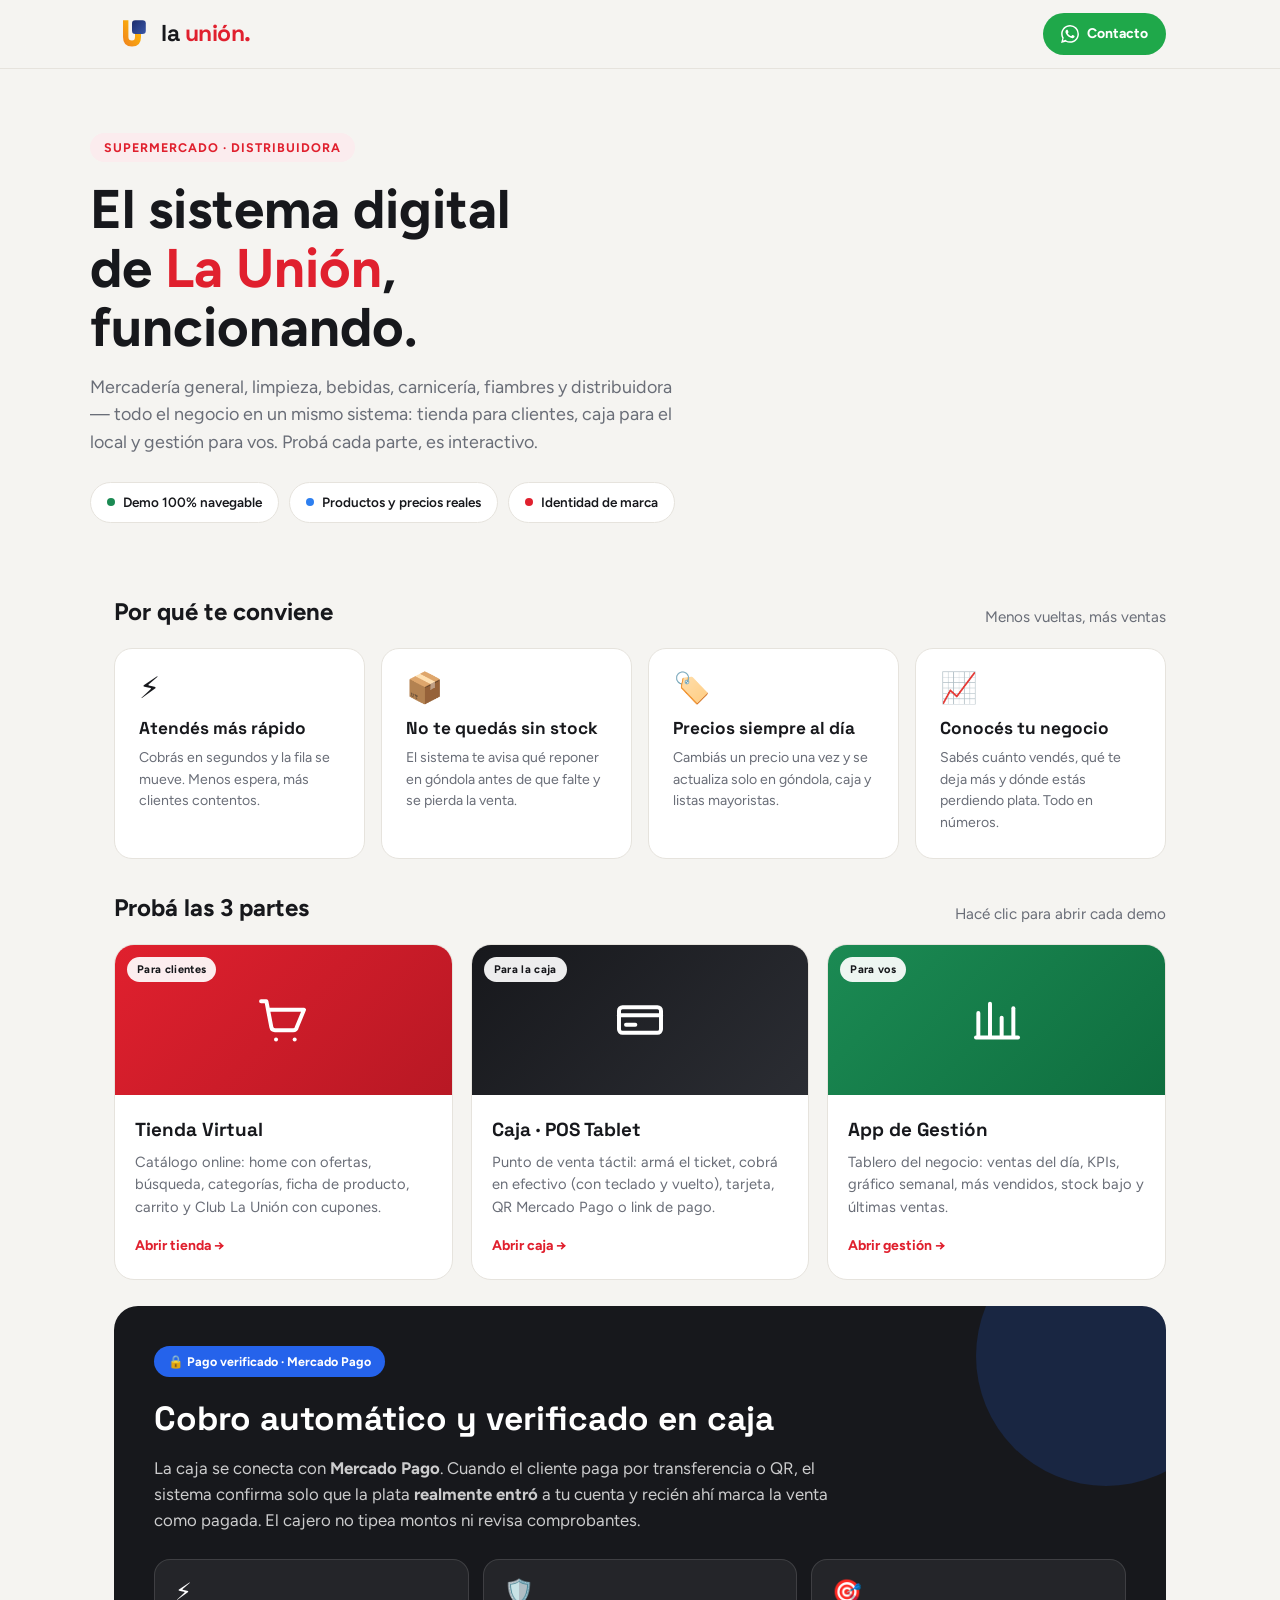
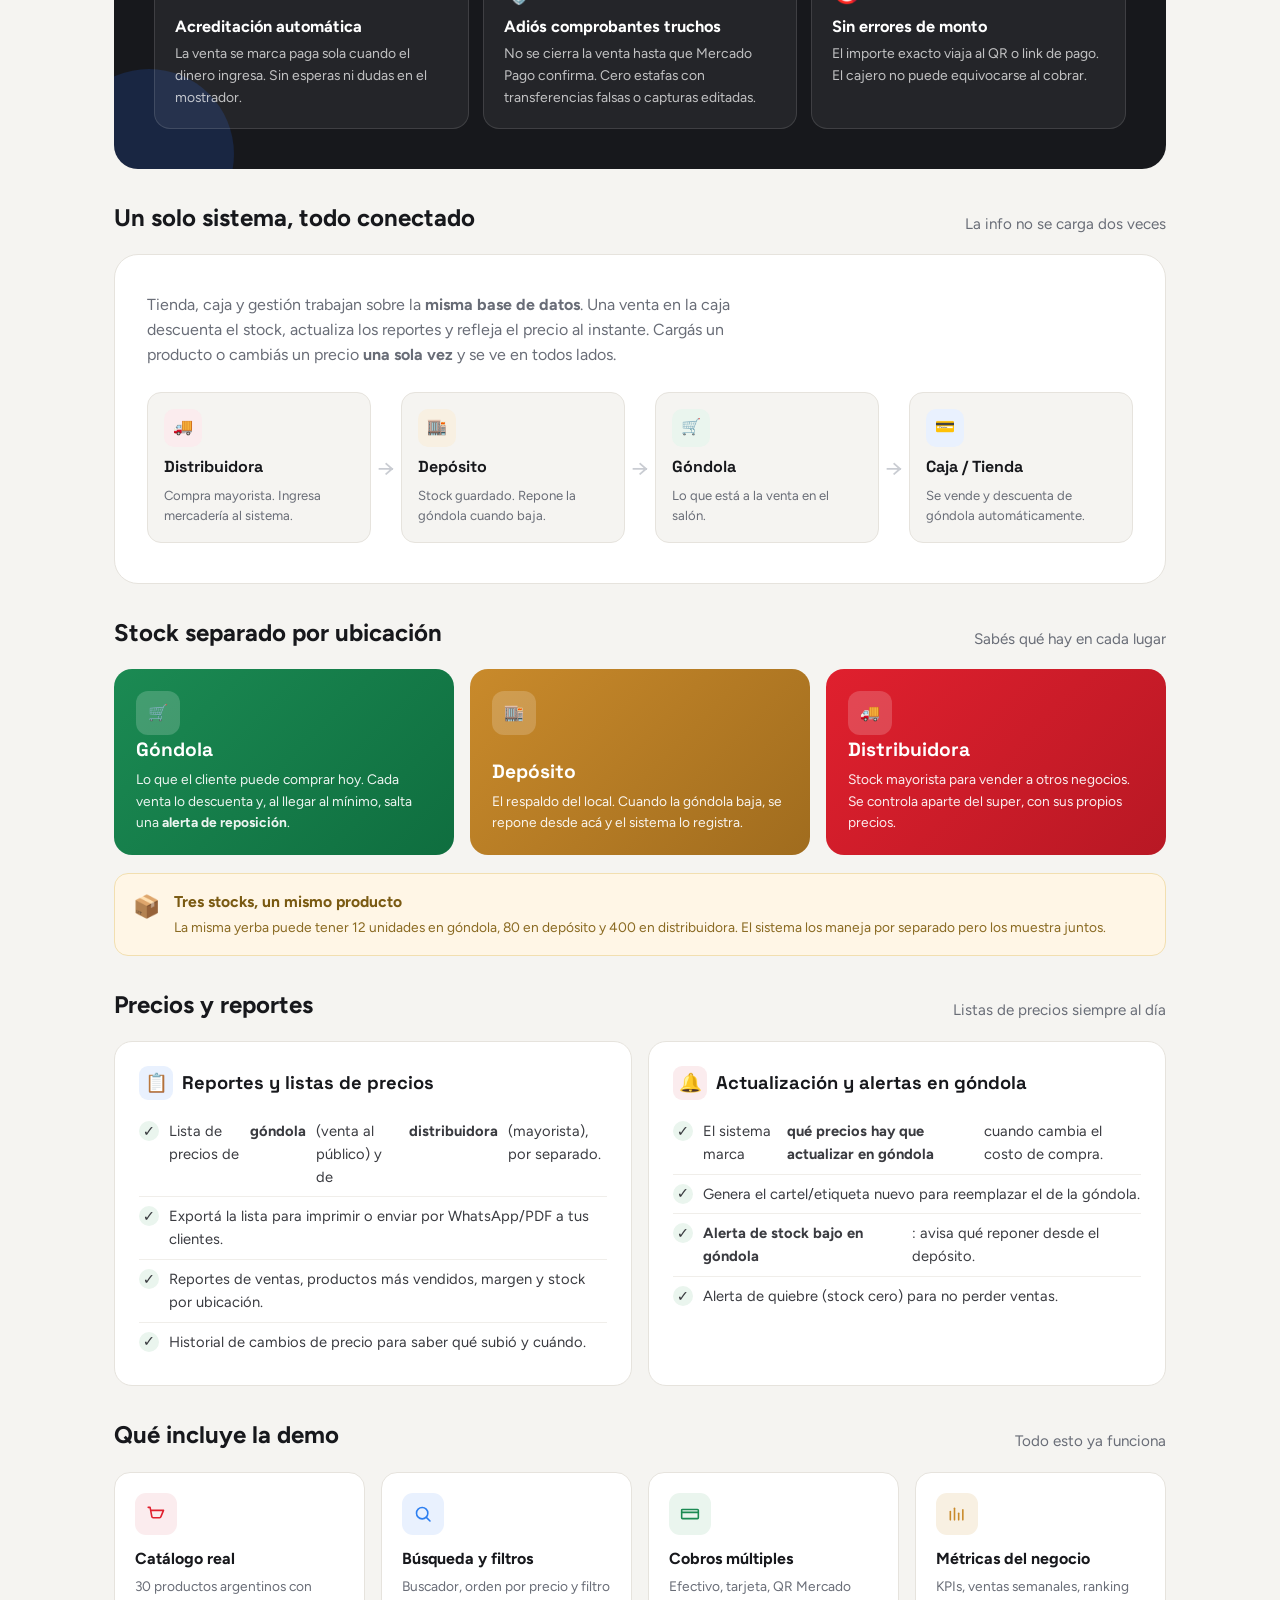
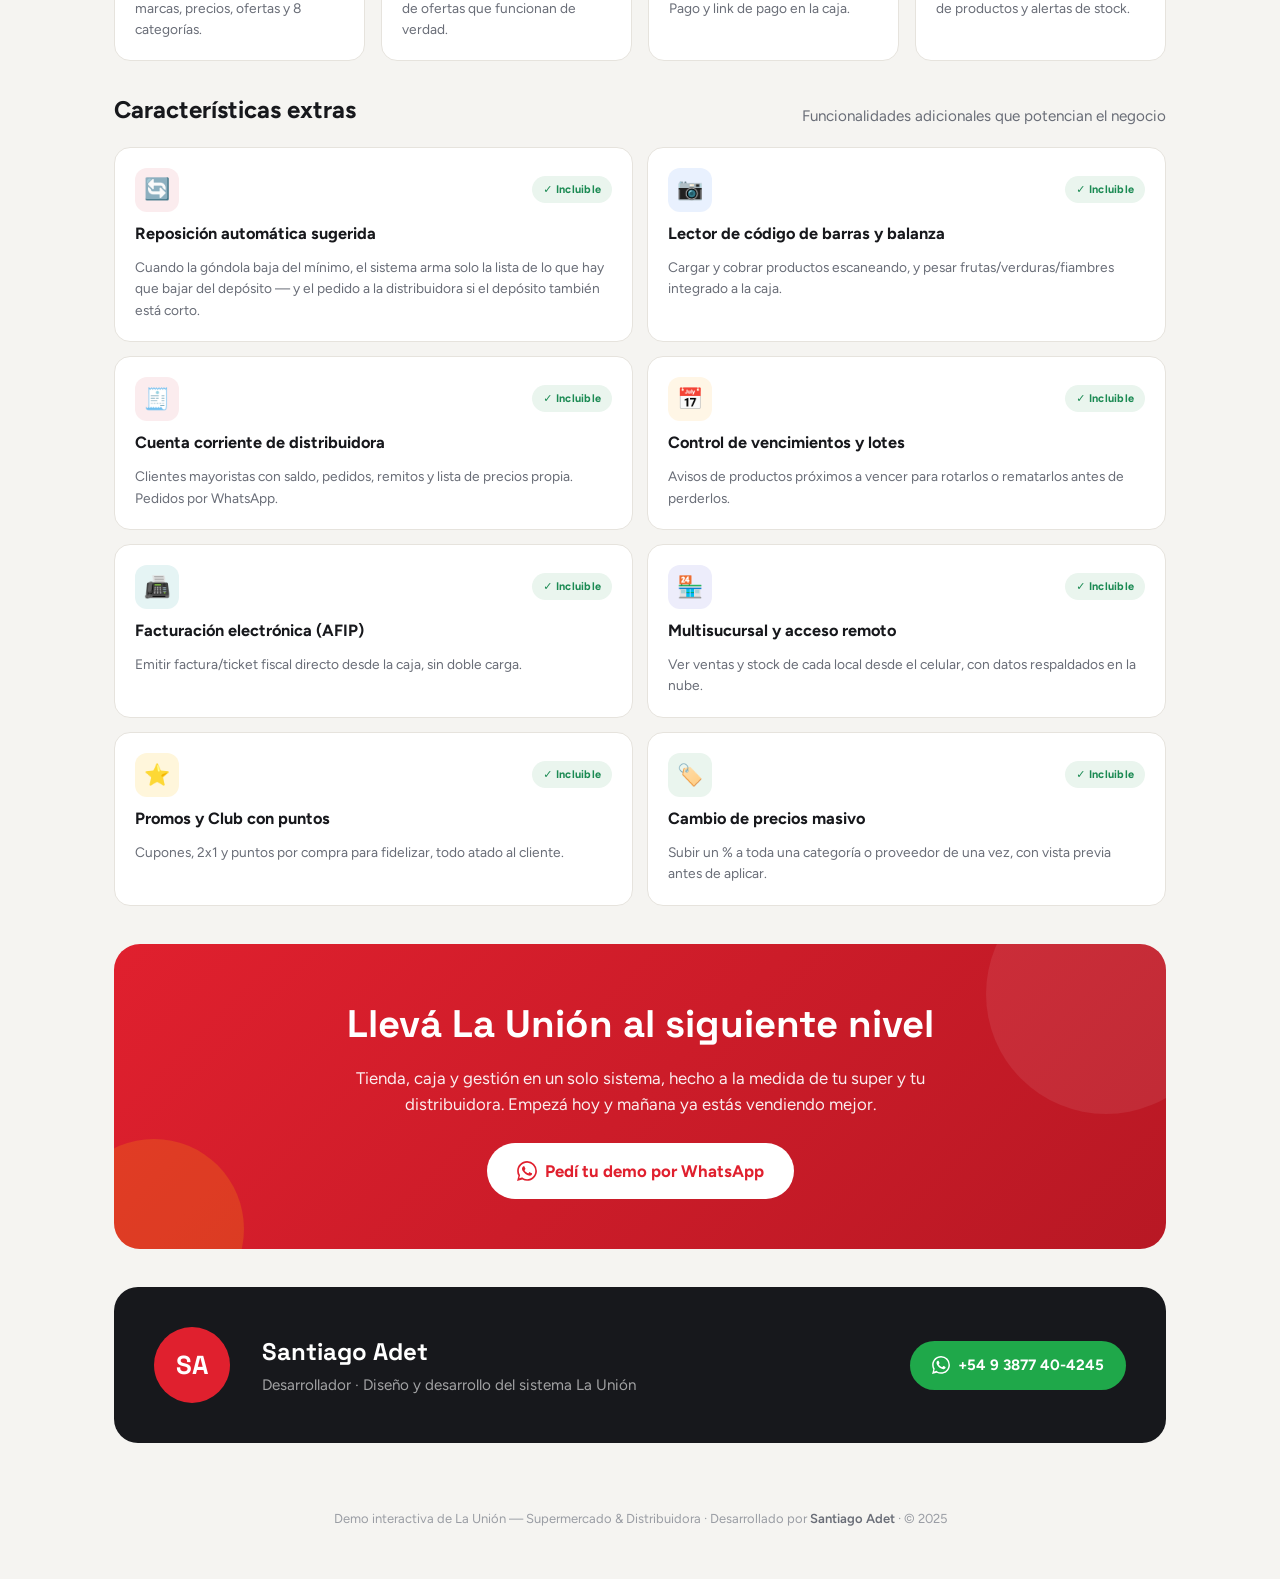
<file: index.html>
<!DOCTYPE html>
<html lang="es">
<head>
<meta charset="utf-8">
<meta name="viewport" content="width=device-width, initial-scale=1">
<title>La Unión — Sistema digital · Demo</title>
<meta name="description" content="La Unión — Supermercado y Distribuidora. Sistema digital completo: Tienda Virtual, Caja POS y App de Gestión. Demo interactiva.">
<link rel="icon" href="images/logo.svg">
<link rel="preconnect" href="https://fonts.googleapis.com">
<link rel="preconnect" href="https://fonts.gstatic.com" crossorigin>
<link href="https://fonts.googleapis.com/css2?family=Figtree:wght@400;500;600;700;800&family=Space+Grotesk:wght@500;600;700&display=swap" rel="stylesheet">
<style>
  *{box-sizing:border-box;margin:0;padding:0}
  body{font-family:Figtree,system-ui,sans-serif;color:#17181C;background:#F5F4F1;line-height:1.55;-webkit-font-smoothing:antialiased}
  a{text-decoration:none;color:inherit}
  .wrap{max-width:1100px;margin:0 auto;padding:0 24px}
  .display{font-family:'Space Grotesk',sans-serif;font-weight:700;letter-spacing:-.02em}
  /* nav */
  header{position:sticky;top:0;z-index:20;background:rgba(245,244,241,.85);backdrop-filter:blur(12px);border-bottom:1px solid #E6E3DD}
  .nav{display:flex;align-items:center;gap:14px;height:68px}
  .brand{display:flex;align-items:center;gap:11px}
  .brand img{width:36px;height:36px}
  .brand .word{font-family:'Space Grotesk',sans-serif;font-weight:700;font-size:23px;letter-spacing:-.02em}
  .brand .word span{color:#E0202E}
  .nav .wa{margin-left:auto;display:inline-flex;align-items:center;gap:8px;background:#1FA84A;color:#fff;font-weight:700;font-size:14px;padding:10px 18px;border-radius:999px}
  /* hero */
  .hero{padding:64px 0 40px}
  .tag{display:inline-block;background:#FBECEE;color:#E0202E;font-weight:700;font-size:12.5px;letter-spacing:.08em;text-transform:uppercase;padding:5px 14px;border-radius:999px}
  .hero h1{font-size:clamp(2.1rem,5vw,3.4rem);line-height:1.08;margin:18px 0 16px;max-width:14ch}
  .hero h1 span{color:#E0202E}
  .hero p{font-size:1.12rem;color:#696D77;max-width:54ch}
  .hero .meta{display:flex;flex-wrap:wrap;gap:10px;margin-top:26px}
  .chip{background:#fff;border:1px solid #E6E3DD;border-radius:999px;padding:9px 16px;font-size:13.5px;font-weight:600;display:flex;align-items:center;gap:8px}
  .dot{width:8px;height:8px;border-radius:50%}
  /* demo cards */
  .section-h{display:flex;align-items:flex-end;justify-content:space-between;margin:30px 0 18px}
  .section-h h2{font-size:1.5rem}
  .section-h p{color:#696D77;font-size:.95rem}
  .demos{display:grid;grid-template-columns:repeat(3,1fr);gap:18px;padding-bottom:8px}
  .demo{background:#fff;border:1px solid #E6E3DD;border-radius:20px;overflow:hidden;display:flex;flex-direction:column;transition:transform .15s,box-shadow .15s}
  .demo:hover{transform:translateY(-4px);box-shadow:0 14px 40px rgba(23,24,28,.12)}
  .demo .thumb{height:150px;display:flex;align-items:center;justify-content:center;position:relative;overflow:hidden}
  .demo .body{padding:20px 20px 22px;display:flex;flex-direction:column;flex:1}
  .demo .body h3{font-family:'Space Grotesk',sans-serif;font-weight:700;font-size:1.18rem;margin-bottom:6px}
  .demo .body p{color:#696D77;font-size:.92rem;flex:1}
  .demo .go{margin-top:16px;display:inline-flex;align-items:center;gap:7px;font-weight:700;font-size:14px;color:#E0202E}
  .pill{position:absolute;top:12px;left:12px;background:rgba(255,255,255,.92);color:#17181C;font-size:11px;font-weight:700;padding:4px 10px;border-radius:999px;letter-spacing:.03em}
  /* features */
  .feat{display:grid;grid-template-columns:repeat(4,1fr);gap:16px;margin:14px 0 8px}
  .fcard{background:#fff;border:1px solid #E6E3DD;border-radius:16px;padding:20px}
  .fcard .ic{width:42px;height:42px;border-radius:11px;display:flex;align-items:center;justify-content:center;margin-bottom:12px}
  .fcard h4{font-size:1rem;margin-bottom:5px}
  .fcard p{color:#696D77;font-size:.86rem}
  /* contact */
  .contact{background:#17181C;border-radius:24px;color:#fff;padding:40px;margin:36px 0;display:flex;align-items:center;gap:32px;flex-wrap:wrap}
  .contact .ava{width:76px;height:76px;border-radius:50%;background:#E0202E;display:flex;align-items:center;justify-content:center;font-family:'Space Grotesk',sans-serif;font-weight:700;font-size:26px;flex:none}
  .contact h3{font-family:'Space Grotesk',sans-serif;font-size:1.5rem;margin-bottom:4px}
  .contact .role{color:rgba(255,255,255,.6);font-size:.95rem}
  .contact .actions{margin-left:auto;display:flex;gap:12px;flex-wrap:wrap}
  .btn{display:inline-flex;align-items:center;gap:8px;font-weight:700;font-size:15px;padding:13px 22px;border-radius:999px}
  .btn-wa{background:#1FA84A;color:#fff}
  .btn-ghost{background:rgba(255,255,255,.08);color:#fff;border:1px solid rgba(255,255,255,.2)}
  /* sistema integrado */
  .band{background:#fff;border:1px solid #E6E3DD;border-radius:24px;padding:32px;margin:18px 0}
  .band .lead{color:#696D77;font-size:1rem;max-width:64ch;margin-top:6px}
  .flow{display:flex;align-items:stretch;gap:0;margin:24px 0 8px;flex-wrap:wrap}
  .fstep{flex:1;min-width:150px;background:#F5F4F1;border:1px solid #E6E3DD;border-radius:14px;padding:16px;display:flex;flex-direction:column;gap:6px}
  .fstep .fi{width:38px;height:38px;border-radius:10px;display:flex;align-items:center;justify-content:center}
  .fstep h5{font-family:'Space Grotesk',sans-serif;font-size:1rem;margin:2px 0 0}
  .fstep p{font-size:.82rem;color:#696D77}
  .farrow{display:flex;align-items:center;justify-content:center;color:#C9CCD2;font-size:24px;padding:0 6px;flex:none}
  .stock3{display:grid;grid-template-columns:repeat(3,1fr);gap:16px;margin-top:8px}
  .sc{border-radius:18px;padding:22px;position:relative;overflow:hidden;min-height:160px;display:flex;flex-direction:column;justify-content:space-between;color:#fff}
  .sc .si{width:44px;height:44px;border-radius:12px;background:rgba(255,255,255,.18);display:flex;align-items:center;justify-content:center}
  .sc h4{font-family:'Space Grotesk',sans-serif;font-size:1.2rem;margin-bottom:4px}
  .sc p{font-size:.86rem;opacity:.92}
  .note{display:flex;gap:14px;background:#FFF6E6;border:1px solid #F2DFB0;border-radius:14px;padding:16px 18px;margin-top:18px}
  .note h4{font-size:.98rem;margin-bottom:3px;color:#7A5A12}
  .note p{font-size:.86rem;color:#8a6a22}
  .two{display:grid;grid-template-columns:1fr 1fr;gap:16px;margin-top:8px}
  .pcardb{background:#fff;border:1px solid #E6E3DD;border-radius:18px;padding:24px}
  .pcardb h3{font-family:'Space Grotesk',sans-serif;font-size:1.15rem;margin-bottom:6px;display:flex;align-items:center;gap:9px}
  .pcardb ul{list-style:none;padding:0;margin:12px 0 0}
  .pcardb li{display:flex;gap:10px;padding:8px 0;font-size:.92rem;color:#3a3b40;border-top:1px solid #F0EEEA}
  .pcardb li:first-child{border-top:0}
  .tick{flex:none;width:20px;height:20px;border-radius:50%;background:#EAF5EE;display:flex;align-items:center;justify-content:center;margin-top:1px}
  .road{display:grid;grid-template-columns:repeat(2,1fr);gap:14px;margin-top:8px}
  .ritem{display:flex;flex-direction:column;gap:9px;background:#fff;border:1px solid #E6E3DD;border-radius:16px;padding:20px;transition:transform .15s,box-shadow .15s}
  .ritem:hover{transform:translateY(-3px);box-shadow:0 12px 30px rgba(23,24,28,.10)}
  .rtop{display:flex;align-items:center;justify-content:space-between}
  .ricon{width:44px;height:44px;border-radius:12px;display:flex;align-items:center;justify-content:center;font-size:21px}
  .rtag{display:inline-flex;align-items:center;gap:5px;background:#EAF5EE;color:#1B8A53;font-size:11px;font-weight:700;padding:5px 11px;border-radius:999px;letter-spacing:.02em}
  .ritem h4{font-size:1.02rem;margin-bottom:2px}
  .ritem p{font-size:.86rem;color:#696D77}
  .benefits{display:grid;grid-template-columns:repeat(4,1fr);gap:16px;margin:8px 0}
  .bcard{background:#fff;border:1px solid #E6E3DD;border-radius:18px;padding:24px;transition:transform .15s,box-shadow .15s}
  .bcard:hover{transform:translateY(-3px);box-shadow:0 12px 30px rgba(23,24,28,.10)}
  .bcard .be{font-size:30px;line-height:1}
  .bcard h4{font-family:'Space Grotesk',sans-serif;font-size:1.08rem;margin:12px 0 5px}
  .bcard p{font-size:.88rem;color:#696D77}
  .cta{background:linear-gradient(135deg,#E0202E,#b81824);border-radius:26px;color:#fff;padding:50px 40px;text-align:center;margin:38px 0;position:relative;overflow:hidden}
  .cta .blob{position:absolute;border-radius:50%;background:rgba(255,255,255,.08)}
  .cta h2{font-family:'Space Grotesk',sans-serif;font-size:clamp(1.7rem,4vw,2.4rem);margin-bottom:12px;position:relative}
  .cta p{opacity:.92;max-width:52ch;margin:0 auto 26px;font-size:1.05rem;position:relative}
  .cta .btn-wa{background:#fff;color:#E0202E;font-size:1.05rem;padding:15px 30px;position:relative}
  .pay{background:#17181C;color:#fff;border-radius:24px;padding:40px;margin:18px 0;position:relative;overflow:hidden}
  .pay .pblob{position:absolute;border-radius:50%;background:rgba(37,99,235,.18)}
  .pay .badge{display:inline-flex;align-items:center;gap:7px;background:#2563EB;color:#fff;font-size:12.5px;font-weight:700;padding:6px 14px;border-radius:999px;position:relative}
  .pay h2{font-family:'Space Grotesk',sans-serif;font-size:clamp(1.5rem,4vw,2.1rem);margin:16px 0 10px;position:relative}
  .pay .sub{color:rgba(255,255,255,.78);max-width:62ch;font-size:1.05rem;position:relative}
  .payg{display:grid;grid-template-columns:repeat(3,1fr);gap:14px;margin-top:26px;position:relative}
  .payc{background:rgba(255,255,255,.06);border:1px solid rgba(255,255,255,.12);border-radius:16px;padding:20px}
  .payc .pi{font-size:24px;line-height:1}
  .payc h4{font-size:1.02rem;margin:10px 0 4px}
  .payc p{font-size:.87rem;color:rgba(255,255,255,.72)}
  footer{padding:30px 0 50px;text-align:center;color:#9A9DA4;font-size:13px}
  footer a{color:#696D77;font-weight:600}
  @media(max-width:880px){.demos{grid-template-columns:1fr}.feat{grid-template-columns:repeat(2,1fr)}.contact{flex-direction:column;text-align:center}.contact .actions{margin:0 auto}.stock3{grid-template-columns:1fr}.two{grid-template-columns:1fr}.road{grid-template-columns:1fr}.payg{grid-template-columns:1fr}.pay{padding:30px 24px}.benefits{grid-template-columns:repeat(2,1fr)}.cta{padding:38px 24px}
    .flow{flex-direction:column}.fstep{min-width:0;width:100%}.farrow{transform:rotate(90deg);padding:6px 0}
    .demos,.feat,.benefits,.stock3,.two,.road,.flow{min-width:0}
    .demo,.fcard,.bcard,.sc,.ritem,.pcardb,.fstep,.contact{min-width:0}
    .pcardb h3{flex-wrap:wrap}
    .pcardb li,.pcardb p,.bcard p,.ritem p,.demo .body p,.fcard p,.sc p,.hero p{overflow-wrap:anywhere}}
  @media(max-width:560px){.benefits{grid-template-columns:1fr}.nav .wa{padding:9px 14px}.hero{padding:40px 0 24px}}
</style>
</head>
<body>
<header>
  <div class="wrap nav">
    <div class="brand"><img src="images/logo.svg" alt=""><div class="word">la <span>unión.</span></div></div>
    <a class="wa" href="https://wa.me/5493877404245" target="_blank" rel="noopener">
      <svg width="18" height="18" viewBox="0 0 24 24" fill="currentColor"><path d="M.057 24l1.687-6.163a11.867 11.867 0 01-1.587-5.945C.16 5.335 5.495 0 12.05 0a11.817 11.817 0 018.413 3.488 11.824 11.824 0 013.48 8.414c-.003 6.557-5.338 11.892-11.893 11.892a11.9 11.9 0 01-5.688-1.448L.057 24zm6.597-3.807c1.676.995 3.276 1.591 5.392 1.592 5.448 0 9.886-4.434 9.889-9.885.002-5.462-4.415-9.89-9.881-9.892-5.452 0-9.887 4.434-9.889 9.884a9.86 9.86 0 001.516 5.26l-.999 3.648 3.972-1.207zm11.387-5.464c-.074-.124-.272-.198-.57-.347-.297-.149-1.758-.868-2.031-.967-.272-.099-.47-.149-.669.149-.198.297-.768.967-.941 1.165-.173.198-.347.223-.644.074-.297-.149-1.255-.462-2.39-1.475-.883-.788-1.48-1.761-1.653-2.059-.173-.297-.018-.458.13-.606.134-.133.297-.347.446-.521.151-.172.2-.296.3-.495.099-.198.05-.372-.025-.521-.075-.148-.669-1.611-.916-2.206-.242-.579-.487-.501-.669-.51l-.57-.01c-.198 0-.52.074-.792.372s-1.04 1.016-1.04 2.479 1.065 2.876 1.213 3.074c.149.198 2.095 3.2 5.076 4.487.709.306 1.263.489 1.694.626.712.226 1.36.194 1.872.118.571-.085 1.758-.719 2.006-1.413.248-.695.248-1.29.173-1.414z"/></svg>
      Contacto
    </a>
  </div>
</header>

<section class="hero wrap">
  <span class="tag">Supermercado · Distribuidora</span>
  <h1>El sistema digital de <span>La Unión</span>, funcionando.</h1>
  <p>Mercadería general, limpieza, bebidas, carnicería, fiambres y distribuidora — todo el negocio en un mismo sistema: tienda para clientes, caja para el local y gestión para vos. Probá cada parte, es interactivo.</p>
  <div class="meta">
    <span class="chip"><span class="dot" style="background:#1B8A53"></span> Demo 100% navegable</span>
    <span class="chip"><span class="dot" style="background:#2D7FF0"></span> Productos y precios reales</span>
    <span class="chip"><span class="dot" style="background:#E0202E"></span> Identidad de marca</span>
  </div>
</section>

<section class="wrap">
  <div class="section-h"><div><h2>Por qué te conviene</h2></div><p>Menos vueltas, más ventas</p></div>
  <div class="benefits">
    <div class="bcard"><div class="be">⚡</div><h4>Atendés más rápido</h4><p>Cobrás en segundos y la fila se mueve. Menos espera, más clientes contentos.</p></div>
    <div class="bcard"><div class="be">📦</div><h4>No te quedás sin stock</h4><p>El sistema te avisa qué reponer en góndola antes de que falte y se pierda la venta.</p></div>
    <div class="bcard"><div class="be">🏷️</div><h4>Precios siempre al día</h4><p>Cambiás un precio una vez y se actualiza solo en góndola, caja y listas mayoristas.</p></div>
    <div class="bcard"><div class="be">📈</div><h4>Conocés tu negocio</h4><p>Sabés cuánto vendés, qué te deja más y dónde estás perdiendo plata. Todo en números.</p></div>
  </div>
</section>

<section class="wrap">
  <div class="section-h"><div><h2>Probá las 3 partes</h2></div><p>Hacé clic para abrir cada demo</p></div>
  <div class="demos">
    <a class="demo" href="tienda.html">
      <div class="thumb" style="background:linear-gradient(135deg,#E0202E,#b81824)">
        <div class="pill">Para clientes</div>
        <svg width="56" height="56" viewBox="0 0 24 24" fill="none" stroke="#fff" stroke-width="1.7" stroke-linecap="round" stroke-linejoin="round"><path d="M2.6 4h2.3l2.1 11.1a1.6 1.6 0 0 0 1.6 1.3h7.7a1.6 1.6 0 0 0 1.6-1.25L21 7.6H6"/><path d="M9 20.4h.02"/><path d="M17 20.4h.02"/></svg>
      </div>
      <div class="body"><h3>Tienda Virtual</h3><p>Catálogo online: home con ofertas, búsqueda, categorías, ficha de producto, carrito y Club La Unión con cupones.</p><span class="go">Abrir tienda →</span></div>
    </a>
    <a class="demo" href="pos.html">
      <div class="thumb" style="background:linear-gradient(135deg,#17181C,#2b2d33)">
        <div class="pill">Para la caja</div>
        <svg width="56" height="56" viewBox="0 0 24 24" fill="none" stroke="#fff" stroke-width="1.7" stroke-linecap="round" stroke-linejoin="round"><rect x="3" y="6.5" width="18" height="11" rx="1.5"/><path d="M3 10h18"/><path d="M6 14h4"/></svg>
      </div>
      <div class="body"><h3>Caja · POS Tablet</h3><p>Punto de venta táctil: armá el ticket, cobrá en efectivo (con teclado y vuelto), tarjeta, QR Mercado Pago o link de pago.</p><span class="go">Abrir caja →</span></div>
    </a>
    <a class="demo" href="gestion.html">
      <div class="thumb" style="background:linear-gradient(135deg,#1B8A53,#0f6e3f)">
        <div class="pill">Para vos</div>
        <svg width="56" height="56" viewBox="0 0 24 24" fill="none" stroke="#fff" stroke-width="1.7" stroke-linecap="round" stroke-linejoin="round"><path d="M4 19V9"/><path d="M9 19V5"/><path d="M14 19v-8"/><path d="M19 19V7"/><path d="M3 19.5h18"/></svg>
      </div>
      <div class="body"><h3>App de Gestión</h3><p>Tablero del negocio: ventas del día, KPIs, gráfico semanal, más vendidos, stock bajo y últimas ventas.</p><span class="go">Abrir gestión →</span></div>
    </a>
  </div>
</section>

<section class="wrap">
  <div class="pay">
    <div class="pblob" style="width:260px;height:260px;right:-70px;top:-80px"></div>
    <div class="pblob" style="width:170px;height:170px;left:-50px;bottom:-70px"></div>
    <span class="badge">🔒 Pago verificado · Mercado Pago</span>
    <h2>Cobro automático y verificado en caja</h2>
    <p class="sub">La caja se conecta con <b>Mercado Pago</b>. Cuando el cliente paga por transferencia o QR, el sistema confirma solo que la plata <b>realmente entró</b> a tu cuenta y recién ahí marca la venta como pagada. El cajero no tipea montos ni revisa comprobantes.</p>
    <div class="payg">
      <div class="payc"><div class="pi">⚡</div><h4>Acreditación automática</h4><p>La venta se marca paga sola cuando el dinero ingresa. Sin esperas ni dudas en el mostrador.</p></div>
      <div class="payc"><div class="pi">🛡️</div><h4>Adiós comprobantes truchos</h4><p>No se cierra la venta hasta que Mercado Pago confirma. Cero estafas con transferencias falsas o capturas editadas.</p></div>
      <div class="payc"><div class="pi">🎯</div><h4>Sin errores de monto</h4><p>El importe exacto viaja al QR o link de pago. El cajero no puede equivocarse al cobrar.</p></div>
    </div>
  </div>
</section>

<section class="wrap">
  <div class="section-h"><div><h2>Un solo sistema, todo conectado</h2></div><p>La info no se carga dos veces</p></div>
  <div class="band">
    <p class="lead">Tienda, caja y gestión trabajan sobre la <b>misma base de datos</b>. Una venta en la caja descuenta el stock, actualiza los reportes y refleja el precio al instante. Cargás un producto o cambiás un precio <b>una sola vez</b> y se ve en todos lados.</p>
    <div class="flow">
      <div class="fstep"><div class="fi" style="background:#FBECEE">🚚</div><h5>Distribuidora</h5><p>Compra mayorista. Ingresa mercadería al sistema.</p></div>
      <div class="farrow">→</div>
      <div class="fstep"><div class="fi" style="background:#F8F0E2">🏬</div><h5>Depósito</h5><p>Stock guardado. Repone la góndola cuando baja.</p></div>
      <div class="farrow">→</div>
      <div class="fstep"><div class="fi" style="background:#EAF5EE">🛒</div><h5>Góndola</h5><p>Lo que está a la venta en el salón.</p></div>
      <div class="farrow">→</div>
      <div class="fstep"><div class="fi" style="background:#E9F1FE">💳</div><h5>Caja / Tienda</h5><p>Se vende y descuenta de góndola automáticamente.</p></div>
    </div>
  </div>
</section>

<section class="wrap">
  <div class="section-h"><div><h2>Stock separado por ubicación</h2></div><p>Sabés qué hay en cada lugar</p></div>
  <div class="stock3">
    <div class="sc" style="background:linear-gradient(135deg,#1B8A53,#0f6e3f)">
      <div class="si">🛒</div>
      <div><h4>Góndola</h4><p>Lo que el cliente puede comprar hoy. Cada venta lo descuenta y, al llegar al mínimo, salta una <b>alerta de reposición</b>.</p></div>
    </div>
    <div class="sc" style="background:linear-gradient(135deg,#C98A2B,#a06c1e)">
      <div class="si">🏬</div>
      <div><h4>Depósito</h4><p>El respaldo del local. Cuando la góndola baja, se repone desde acá y el sistema lo registra.</p></div>
    </div>
    <div class="sc" style="background:linear-gradient(135deg,#E0202E,#b81824)">
      <div class="si">🚚</div>
      <div><h4>Distribuidora</h4><p>Stock mayorista para vender a otros negocios. Se controla aparte del super, con sus propios precios.</p></div>
    </div>
  </div>
  <div class="note"><div style="font-size:22px">📦</div><div><h4>Tres stocks, un mismo producto</h4><p>La misma yerba puede tener 12 unidades en góndola, 80 en depósito y 400 en distribuidora. El sistema los maneja por separado pero los muestra juntos.</p></div></div>
</section>

<section class="wrap">
  <div class="section-h"><div><h2>Precios y reportes</h2></div><p>Listas de precios siempre al día</p></div>
  <div class="two">
    <div class="pcardb">
      <h3><span style="width:34px;height:34px;border-radius:9px;background:#E9F1FE;display:flex;align-items:center;justify-content:center">📋</span> Reportes y listas de precios</h3>
      <ul>
        <li><span class="tick">✓</span> Lista de precios de <b>góndola</b> (venta al público) y de <b>distribuidora</b> (mayorista), por separado.</li>
        <li><span class="tick">✓</span> Exportá la lista para imprimir o enviar por WhatsApp/PDF a tus clientes.</li>
        <li><span class="tick">✓</span> Reportes de ventas, productos más vendidos, margen y stock por ubicación.</li>
        <li><span class="tick">✓</span> Historial de cambios de precio para saber qué subió y cuándo.</li>
      </ul>
    </div>
    <div class="pcardb">
      <h3><span style="width:34px;height:34px;border-radius:9px;background:#FBECEE;display:flex;align-items:center;justify-content:center">🔔</span> Actualización y alertas en góndola</h3>
      <ul>
        <li><span class="tick">✓</span> El sistema marca <b>qué precios hay que actualizar en góndola</b> cuando cambia el costo de compra.</li>
        <li><span class="tick">✓</span> Genera el cartel/etiqueta nuevo para reemplazar el de la góndola.</li>
        <li><span class="tick">✓</span> <b>Alerta de stock bajo en góndola</b>: avisa qué reponer desde el depósito.</li>
        <li><span class="tick">✓</span> Alerta de quiebre (stock cero) para no perder ventas.</li>
      </ul>
    </div>
  </div>
</section>

<section class="wrap">
  <div class="section-h"><div><h2>Qué incluye la demo</h2></div><p>Todo esto ya funciona</p></div>
  <div class="feat">
    <div class="fcard"><div class="ic" style="background:#FBECEE"><svg width="20" height="20" viewBox="0 0 24 24" fill="none" stroke="#E0202E" stroke-width="1.9" stroke-linecap="round" stroke-linejoin="round"><path d="M2.6 4h2.3l2.1 11.1a1.6 1.6 0 0 0 1.6 1.3h7.7a1.6 1.6 0 0 0 1.6-1.25L21 7.6H6"/></svg></div><h4>Catálogo real</h4><p>30 productos argentinos con marcas, precios, ofertas y 8 categorías.</p></div>
    <div class="fcard"><div class="ic" style="background:#E9F1FE"><svg width="20" height="20" viewBox="0 0 24 24" fill="none" stroke="#2D7FF0" stroke-width="1.9" stroke-linecap="round" stroke-linejoin="round"><path d="M11 4.2a6.8 6.8 0 1 0 0 13.6 6.8 6.8 0 0 0 0-13.6z"/><path d="M20.4 20.4 16 16"/></svg></div><h4>Búsqueda y filtros</h4><p>Buscador, orden por precio y filtro de ofertas que funcionan de verdad.</p></div>
    <div class="fcard"><div class="ic" style="background:#EAF5EE"><svg width="20" height="20" viewBox="0 0 24 24" fill="none" stroke="#1B8A53" stroke-width="1.9" stroke-linecap="round" stroke-linejoin="round"><path d="M3 6.5h18a1 1 0 0 1 1 1v9a1 1 0 0 1-1 1H3a1 1 0 0 1-1-1v-9a1 1 0 0 1 1-1z"/><path d="M2 10h20"/></svg></div><h4>Cobros múltiples</h4><p>Efectivo, tarjeta, QR Mercado Pago y link de pago en la caja.</p></div>
    <div class="fcard"><div class="ic" style="background:#F8F0E2"><svg width="20" height="20" viewBox="0 0 24 24" fill="none" stroke="#C98A2B" stroke-width="1.9" stroke-linecap="round" stroke-linejoin="round"><path d="M4 19V9"/><path d="M9 19V5"/><path d="M14 19v-8"/><path d="M19 19V7"/></svg></div><h4>Métricas del negocio</h4><p>KPIs, ventas semanales, ranking de productos y alertas de stock.</p></div>
  </div>
</section>

<section class="wrap">
  <div class="section-h"><div><h2>Características extras</h2></div><p>Funcionalidades adicionales que potencian el negocio</p></div>
  <div class="road">
    <div class="ritem"><div class="rtop"><div class="ricon" style="background:#FBECEE">🔄</div><span class="rtag">✓ Incluible</span></div><h4>Reposición automática sugerida</h4><p>Cuando la góndola baja del mínimo, el sistema arma solo la lista de lo que hay que bajar del depósito — y el pedido a la distribuidora si el depósito también está corto.</p></div>
    <div class="ritem"><div class="rtop"><div class="ricon" style="background:#E9F1FE">📷</div><span class="rtag">✓ Incluible</span></div><h4>Lector de código de barras y balanza</h4><p>Cargar y cobrar productos escaneando, y pesar frutas/verduras/fiambres integrado a la caja.</p></div>
    <div class="ritem"><div class="rtop"><div class="ricon" style="background:#FBECEE">🧾</div><span class="rtag">✓ Incluible</span></div><h4>Cuenta corriente de distribuidora</h4><p>Clientes mayoristas con saldo, pedidos, remitos y lista de precios propia. Pedidos por WhatsApp.</p></div>
    <div class="ritem"><div class="rtop"><div class="ricon" style="background:#FFF6E6">📅</div><span class="rtag">✓ Incluible</span></div><h4>Control de vencimientos y lotes</h4><p>Avisos de productos próximos a vencer para rotarlos o rematarlos antes de perderlos.</p></div>
    <div class="ritem"><div class="rtop"><div class="ricon" style="background:#E5F4F4">📠</div><span class="rtag">✓ Incluible</span></div><h4>Facturación electrónica (AFIP)</h4><p>Emitir factura/ticket fiscal directo desde la caja, sin doble carga.</p></div>
    <div class="ritem"><div class="rtop"><div class="ricon" style="background:#EDEDFB">🏪</div><span class="rtag">✓ Incluible</span></div><h4>Multisucursal y acceso remoto</h4><p>Ver ventas y stock de cada local desde el celular, con datos respaldados en la nube.</p></div>
    <div class="ritem"><div class="rtop"><div class="ricon" style="background:#FFF6DB">⭐</div><span class="rtag">✓ Incluible</span></div><h4>Promos y Club con puntos</h4><p>Cupones, 2x1 y puntos por compra para fidelizar, todo atado al cliente.</p></div>
    <div class="ritem"><div class="rtop"><div class="ricon" style="background:#EAF5EE">🏷️</div><span class="rtag">✓ Incluible</span></div><h4>Cambio de precios masivo</h4><p>Subir un % a toda una categoría o proveedor de una vez, con vista previa antes de aplicar.</p></div>
  </div>
</section>

<section class="wrap">
  <div class="cta">
    <div class="blob" style="width:240px;height:240px;right:-60px;top:-70px"></div>
    <div class="blob" style="width:180px;height:180px;left:-50px;bottom:-70px;background:rgba(255,196,0,.18)"></div>
    <h2>Llevá La Unión al siguiente nivel</h2>
    <p>Tienda, caja y gestión en un solo sistema, hecho a la medida de tu super y tu distribuidora. Empezá hoy y mañana ya estás vendiendo mejor.</p>
    <a class="btn btn-wa" href="https://wa.me/5493877404245?text=Hola%20Santiago,%20vi%20la%20demo%20de%20La%20Uni%C3%B3n%20y%20quiero%20m%C3%A1s%20info" target="_blank" rel="noopener">
      <svg width="20" height="20" viewBox="0 0 24 24" fill="currentColor"><path d="M.057 24l1.687-6.163a11.867 11.867 0 01-1.587-5.945C.16 5.335 5.495 0 12.05 0a11.817 11.817 0 018.413 3.488 11.824 11.824 0 013.48 8.414c-.003 6.557-5.338 11.892-11.893 11.892a11.9 11.9 0 01-5.688-1.448L.057 24zm6.597-3.807c1.676.995 3.276 1.591 5.392 1.592 5.448 0 9.886-4.434 9.889-9.885.002-5.462-4.415-9.89-9.881-9.892-5.452 0-9.887 4.434-9.889 9.884a9.86 9.86 0 001.516 5.26l-.999 3.648 3.972-1.207zm11.387-5.464c-.074-.124-.272-.198-.57-.347-.297-.149-1.758-.868-2.031-.967-.272-.099-.47-.149-.669.149-.198.297-.768.967-.941 1.165-.173.198-.347.223-.644.074-.297-.149-1.255-.462-2.39-1.475-.883-.788-1.48-1.761-1.653-2.059-.173-.297-.018-.458.13-.606.134-.133.297-.347.446-.521.151-.172.2-.296.3-.495.099-.198.05-.372-.025-.521-.075-.148-.669-1.611-.916-2.206-.242-.579-.487-.501-.669-.51l-.57-.01c-.198 0-.52.074-.792.372s-1.04 1.016-1.04 2.479 1.065 2.876 1.213 3.074c.149.198 2.095 3.2 5.076 4.487.709.306 1.263.489 1.694.626.712.226 1.36.194 1.872.118.571-.085 1.758-.719 2.006-1.413.248-.695.248-1.29.173-1.414z"/></svg>
      Pedí tu demo por WhatsApp
    </a>
  </div>
</section>

<section class="wrap">
  <div class="contact">
    <div class="ava">SA</div>
    <div>
      <h3>Santiago Adet</h3>
      <div class="role">Desarrollador · Diseño y desarrollo del sistema La Unión</div>
    </div>
    <div class="actions">
      <a class="btn btn-wa" href="https://wa.me/5493877404245" target="_blank" rel="noopener">
        <svg width="18" height="18" viewBox="0 0 24 24" fill="currentColor"><path d="M.057 24l1.687-6.163a11.867 11.867 0 01-1.587-5.945C.16 5.335 5.495 0 12.05 0a11.817 11.817 0 018.413 3.488 11.824 11.824 0 013.48 8.414c-.003 6.557-5.338 11.892-11.893 11.892a11.9 11.9 0 01-5.688-1.448L.057 24zm6.597-3.807c1.676.995 3.276 1.591 5.392 1.592 5.448 0 9.886-4.434 9.889-9.885.002-5.462-4.415-9.89-9.881-9.892-5.452 0-9.887 4.434-9.889 9.884a9.86 9.86 0 001.516 5.26l-.999 3.648 3.972-1.207zm11.387-5.464c-.074-.124-.272-.198-.57-.347-.297-.149-1.758-.868-2.031-.967-.272-.099-.47-.149-.669.149-.198.297-.768.967-.941 1.165-.173.198-.347.223-.644.074-.297-.149-1.255-.462-2.39-1.475-.883-.788-1.48-1.761-1.653-2.059-.173-.297-.018-.458.13-.606.134-.133.297-.347.446-.521.151-.172.2-.296.3-.495.099-.198.05-.372-.025-.521-.075-.148-.669-1.611-.916-2.206-.242-.579-.487-.501-.669-.51l-.57-.01c-.198 0-.52.074-.792.372s-1.04 1.016-1.04 2.479 1.065 2.876 1.213 3.074c.149.198 2.095 3.2 5.076 4.487.709.306 1.263.489 1.694.626.712.226 1.36.194 1.872.118.571-.085 1.758-.719 2.006-1.413.248-.695.248-1.29.173-1.414z"/></svg>
        +54 9 3877 40-4245
      </a>
    </div>
  </div>
</section>

<footer>
  <div class="wrap">Demo interactiva de La Unión — Supermercado &amp; Distribuidora · Desarrollado por <a href="https://wa.me/5493877404245" target="_blank" rel="noopener">Santiago Adet</a> · © 2025</div>
</footer>
</body>
</html>
</file>
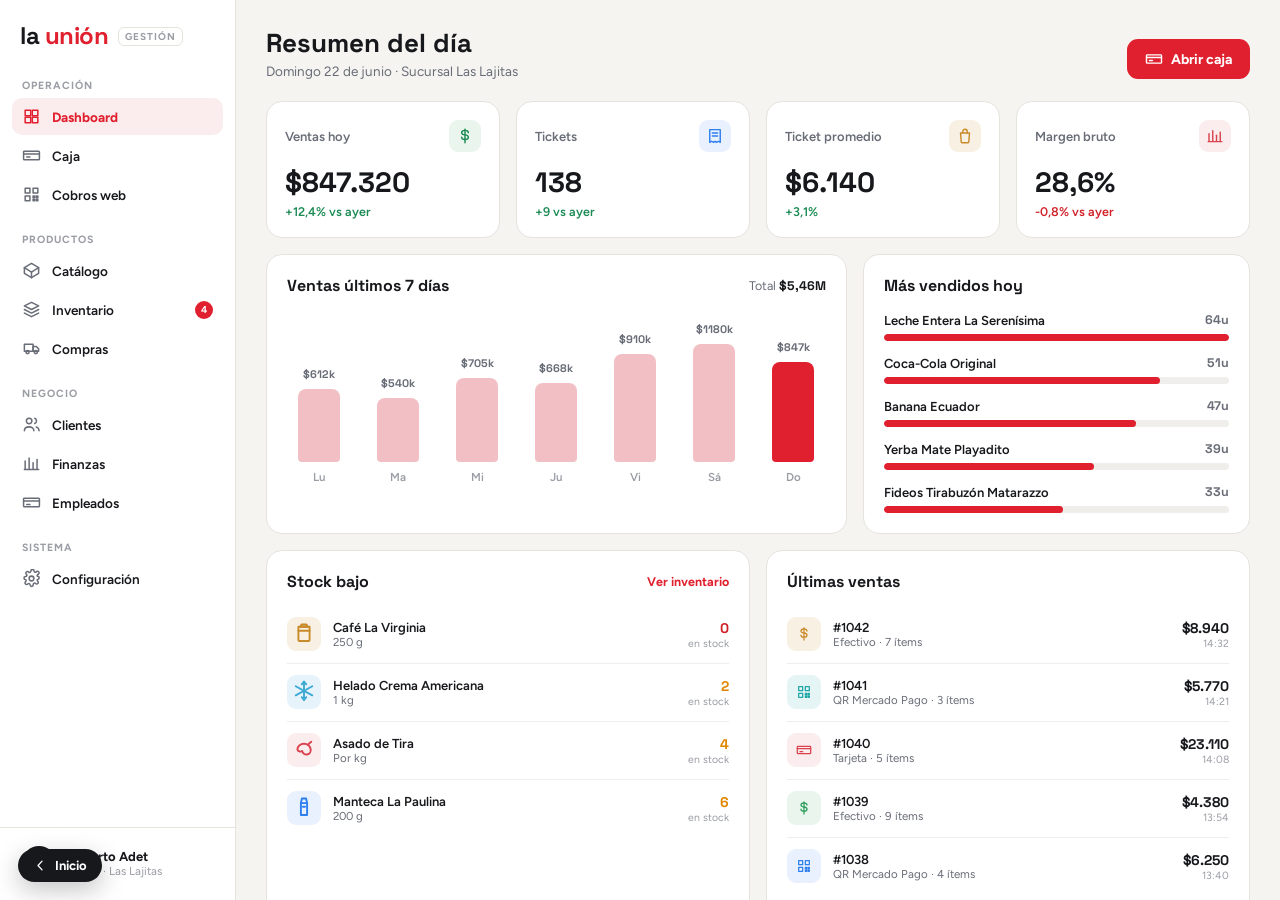
<file: gestion.html>
<!DOCTYPE html>
<html lang="es">
<head>
<meta charset="utf-8">
<meta name="viewport" content="width=device-width, initial-scale=1">
<title>La Unión — Gestión</title>
<link rel="icon" href="images/logo.svg">
<link rel="preconnect" href="https://fonts.googleapis.com">
<link rel="preconnect" href="https://fonts.gstatic.com" crossorigin>
<link href="https://fonts.googleapis.com/css2?family=Figtree:wght@400;500;600;700;800&family=Space+Grotesk:wght@500;600;700&display=swap" rel="stylesheet">
<style>
  *{box-sizing:border-box}
  body{margin:0}
  .gscroll::-webkit-scrollbar{width:9px;height:9px}
  .gscroll::-webkit-scrollbar-thumb{background:#d6d4ce;border-radius:8px}
  .gscroll::-webkit-scrollbar-track{background:transparent}
  @keyframes gpop{0%{opacity:0;transform:scale(.96)}100%{opacity:1;transform:scale(1)}}
  @keyframes gtoast{from{opacity:0;transform:translate(-50%,12px)}to{opacity:1;transform:translate(-50%,0)}}
  [data-nav]:hover{background:#F5F4F1}
  .backlink{position:fixed;bottom:18px;left:18px;z-index:80;display:flex;align-items:center;gap:7px;background:#17181C;color:#fff;font-family:Figtree,sans-serif;font-weight:700;font-size:13px;text-decoration:none;padding:9px 15px;border-radius:999px;box-shadow:0 8px 24px rgba(23,24,28,.25)}
  @media(max-width:780px){#sidebar{display:none!important}}
</style>
</head>
<body>
<a class="backlink" href="index.html"><svg width="15" height="15" viewBox="0 0 24 24" fill="none" stroke="#fff" stroke-width="2" stroke-linecap="round" stroke-linejoin="round"><path d="M14.5 5 8 12l6.5 7"/></svg> Inicio</a>
<div style="display:flex;height:100vh;width:100%;background:#F5F4F1;font-family:Figtree,system-ui,sans-serif;color:#17181C;overflow:hidden">
  <div id="sidebar" style="width:236px;flex:none;background:#fff;border-right:1px solid #E6E3DD;display:flex;flex-direction:column;height:100%">
    <div style="padding:20px 20px 16px;display:flex;align-items:center;gap:10px">
      <div style="font-family:'Space Grotesk',sans-serif;font-weight:700;font-size:24px;letter-spacing:-.02em">la <span style="color:#E0202E">unión</span></div>
      <span style="font-size:10px;font-weight:700;letter-spacing:.1em;color:#9A9DA4;border:1px solid #E6E3DD;padding:2px 6px;border-radius:6px;margin-top:2px">GESTIÓN</span>
    </div>
    <div class="gscroll" id="nav" style="flex:1;overflow-y:auto;padding:6px 12px 12px"></div>
    <div style="padding:10px 12px 12px;border-top:1px solid #E6E3DD">
      <div style="display:flex;align-items:center;gap:11px;padding:8px 10px;border-radius:10px"><div style="width:34px;height:34px;border-radius:50%;background:#17181C;color:#fff;display:flex;align-items:center;justify-content:center;font-family:'Space Grotesk',sans-serif;font-weight:700;font-size:13px;flex:none">RA</div><div style="flex:1;min-width:0"><div style="font-size:13px;font-weight:700;white-space:nowrap;overflow:hidden;text-overflow:ellipsis">Roberto Adet</div><div style="font-size:11.5px;color:#9A9DA4">Dueño · Las Lajitas</div></div></div>
    </div>
  </div>
  <div class="gscroll" id="main" style="flex:1;height:100%;overflow-y:auto;position:relative"></div>
</div>

<script>
"use strict";
const G={
  state:{mod:'dashboard',toast:null},
  CATS:[
    {id:'frutas',name:'Frutas y Verduras',color:'#2E9E5B',soft:'#EAF5EE'},
    {id:'lacteos',name:'Lácteos',color:'#2D7FF0',soft:'#E9F1FE'},
    {id:'carnes',name:'Carnes',color:'#D9434E',soft:'#FBECEE'},
    {id:'almacen',name:'Almacén',color:'#C98A2B',soft:'#F8F0E2'},
    {id:'bebidas',name:'Bebidas',color:'#1FA6A6',soft:'#E5F4F4'},
    {id:'limpieza',name:'Limpieza',color:'#6F6FE0',soft:'#EDEDFB'},
    {id:'panaderia',name:'Panadería',color:'#C46A2B',soft:'#F5ECE3'},
    {id:'congelados',name:'Congelados',color:'#3FA9D6',soft:'#E6F3FA'}
  ],
  // [góndola, depósito, distribuidora, precio venta, precio mayorista]
  PRODUCTS:[
    {cat:'lacteos',name:'Leche Entera La Serenísima',unit:'Sachet 1 L',g:14,d:60,t:320,pv:990,pm:760},
    {cat:'lacteos',name:'Manteca La Paulina',unit:'200 g',g:6,d:18,t:90,pv:1850,pm:1480},
    {cat:'almacen',name:'Yerba Mate Playadito',unit:'1 kg',g:12,d:80,t:420,pv:3990,pm:3150},
    {cat:'almacen',name:'Café La Virginia',unit:'250 g',g:0,d:4,t:60,pv:4290,pm:3490},
    {cat:'almacen',name:'Aceite de Girasol Natura',unit:'900 ml',g:5,d:40,t:240,pv:2990,pm:2390},
    {cat:'almacen',name:'Fideos Tirabuzón Matarazzo',unit:'500 g',g:22,d:120,t:600,pv:990,pm:760},
    {cat:'bebidas',name:'Coca-Cola Original',unit:'2,25 L',g:18,d:96,t:480,pv:2890,pm:2350},
    {cat:'bebidas',name:'Cerveza Quilmes Clásica',unit:'Litro',g:9,d:48,t:360,pv:1690,pm:1340},
    {cat:'carnes',name:'Asado de Tira',unit:'Por kg',g:4,d:25,t:0,pv:9990,pm:8200},
    {cat:'carnes',name:'Pechuga de Pollo',unit:'Por kg',g:11,d:30,t:0,pv:5490,pm:4600},
    {cat:'limpieza',name:'Detergente Magistral',unit:'750 ml',g:3,d:22,t:180,pv:1990,pm:1590},
    {cat:'limpieza',name:'Papel Higiénico Higienol x4',unit:'4 rollos',g:7,d:35,t:200,pv:2990,pm:2390},
    {cat:'congelados',name:'Helado Crema Americana',unit:'1 kg',g:2,d:10,t:40,pv:5990,pm:4900},
    {cat:'frutas',name:'Banana Ecuador',unit:'Por kg',g:16,d:40,t:0,pv:1490,pm:1100}
  ],
  svg(size,color,sw,paths){ return '<svg width="'+size+'" height="'+size+'" viewBox="0 0 24 24" fill="none" stroke="'+color+'" stroke-width="'+(sw||1.85)+'" stroke-linecap="round" stroke-linejoin="round">'+paths.map(d=>'<path d="'+d+'"/>').join('')+'</svg>'; },
  catIcon(id,size){
    const c=this.CATS.find(x=>x.id===id); const col=c?c.color:'#696D77';
    const P={frutas:['M12 8.2c-2.3-3-7.2-1.6-7.2 3.3 0 4.8 3.5 8.5 7.2 8.5s7.2-3.7 7.2-8.5c0-4.9-4.9-6.3-7.2-3.3z','M12 8.2c.2-2.3 1.7-3.5 3.6-3.9'],lacteos:['M9 8.5 10 4h4l1 4.5V20H9z','M9 8.5h6','M11 12h2'],carnes:['M5.6 12.6a6.4 5.4 0 0 1 12.8 0 4.1 4.1 0 0 1-8.2 1.6 3 3 0 0 1-4.6-1.6z','M16.2 7.6 19 5.2'],almacen:['M6.6 6.2h10.8V19a1 1 0 0 1-1 1H7.6a1 1 0 0 1-1-1z','M6.6 10h10.8','M9.6 4h4.8l1 2.2H8.6z'],bebidas:['M7.6 8h8.8l-1 11a1 1 0 0 1-1 1h-4.8a1 1 0 0 1-1-1z','M9.6 4.6h4.8','M9.2 8 8.2 5'],limpieza:['M9 9h5v11H9z','M14 6.6l3.6-1.1','M9 9V6h4v3','M14 8.6l3.6-1.1'],panaderia:['M5 13.6a4 4 0 0 1 4-4h6a4 4 0 0 1 0 8H9a4 4 0 0 1-4-4z','M9.6 11.2v4.6','M13 11.2v4.6'],congelados:['M12 3.2v17.6','M4 7.6 20 16.4','M20 7.6 4 16.4','M12 3.2 9.8 5.8','M12 3.2l2.2 2.6','M12 20.8l-2.2-2.6','M12 20.8l2.2-2.6']};
    return this.svg(size,col,1.85,(P[id]||['M4 12h16']));
  },
  ui(name,size,color,sw){
    const col=color||'#17181C';
    const M={
      grid:['M4 4h7v7H4z','M13 4h7v7h-7z','M4 13h7v7H4z','M13 13h7v7h-7z'],
      pos:['M3 6.5h18a1 1 0 0 1 1 1v9a1 1 0 0 1-1 1H3a1 1 0 0 1-1-1v-9a1 1 0 0 1 1-1z','M3 10h18','M6 14h4'],
      qr:['M4 4h6v6H4z','M14 4h6v6h-6z','M4 14h6v6H4z','M14 14h2v2h-2z','M18 14h2v2h-2z','M14 18h2v2h-2z','M18 18h2v2h-2z'],
      box:['M21 8.5 12 3 3 8.5v7L12 21l9-5.5z','M3 8.5 12 14l9-5.5','M12 14v7'],
      stack:['M12 3 3 7.5 12 12l9-4.5z','M3 12 12 16.5 21 12','M3 16.5 12 21 21 16.5'],
      truck:['M3 6.5h11v9H3z','M14 9.5h4l3 3v3h-7z','M7 18.5a2 2 0 1 0 0-4 2 2 0 0 0 0 4z','M17.5 18.5a2 2 0 1 0 0-4 2 2 0 0 0 0 4z'],
      users:['M9 11a3.5 3.5 0 1 0 0-7 3.5 3.5 0 0 0 0 7z','M3 20c0-3.3 2.7-5 6-5s6 1.7 6 5','M16 4.2a3.5 3.5 0 0 1 0 6.6','M18 15.2c2 .6 3.5 2 3.5 4.8'],
      chart:['M4 19V9','M9 19V5','M14 19v-8','M19 19V7','M3 19.5h18'],
      card:['M3 6.5h18a1 1 0 0 1 1 1v9a1 1 0 0 1-1 1H3a1 1 0 0 1-1-1v-9a1 1 0 0 1 1-1z','M2 10h20','M6 14.5h4'],
      gear:['M12 9a3 3 0 1 0 0 6 3 3 0 0 0 0-6z','M19.4 13.5a1.6 1.6 0 0 0 .3 1.8l.05.05a2 2 0 1 1-2.8 2.8l-.05-.05a1.6 1.6 0 0 0-2.7 1.1V20a2 2 0 0 1-4 0v-.1a1.6 1.6 0 0 0-2.7-1.1l-.05.05a2 2 0 1 1-2.8-2.8l.05-.05A1.6 1.6 0 0 0 4.6 13.5H4.5a2 2 0 0 1 0-4h.1a1.6 1.6 0 0 0 1.1-2.7l-.05-.05a2 2 0 1 1 2.8-2.8l.05.05a1.6 1.6 0 0 0 2.7-1.1V2.5a2 2 0 0 1 4 0v.1a1.6 1.6 0 0 0 2.7 1.1l.05-.05a2 2 0 1 1 2.8 2.8l-.05.05a1.6 1.6 0 0 0-1.1 2.7h.1a2 2 0 0 1 0 4z'],
      dollar:['M12 3v18','M16.5 7.5c0-2-2-3-4.5-3s-4.5 1-4.5 3 2 2.7 4.5 3 4.5 1.3 4.5 3.2-2 3-4.5 3-4.5-1-4.5-3'],
      receipt:['M5 3.5h14v17l-2.5-1.5L14 20.5 12 19l-2 1.5-2.5-1.5L5 20.5z','M8.5 8h7','M8.5 12h7'],
      bag:['M6 8h12l-1 12a1 1 0 0 1-1 1H8a1 1 0 0 1-1-1z','M9 8V6a3 3 0 0 1 6 0v2'],
      pin:['M12 21s6.8-6.2 6.8-11A6.8 6.8 0 1 0 5.2 10c0 4.8 6.8 11 6.8 11z','M12 7.6a2.4 2.4 0 1 0 0 4.8 2.4 2.4 0 0 0 0-4.8z']
    };
    return this.svg(size,col,sw||1.9,(M[name]||[]));
  },
  toastMsg(m){ if(this._t)clearTimeout(this._t); this.state.toast=m; this.renderToast(); this._t=setTimeout(()=>{this.state.toast=null;this.renderToast();},1900); },
  go(id){ if(id==='pos'){ window.location.href='pos.html'; return; } this.state.mod=id; this.render(); if(id!=='dashboard'&&id!=='inventario'){ this.toastMsg(this.modName(id)+' — módulo de demostración'); } },
  modName(id){ return ({dashboard:'Dashboard',pos:'Caja',cobros:'Cobros web',catalogo:'Catálogo',inventario:'Inventario',compras:'Compras',clientes:'Clientes',finanzas:'Finanzas',empleados:'Empleados',configuracion:'Configuración'})[id]||id; },

  renderNav(){
    const groups=[
      {label:'OPERACIÓN',items:[['dashboard','Dashboard','grid',0],['pos','Caja','pos',0],['cobros','Cobros web','qr',0]]},
      {label:'PRODUCTOS',items:[['catalogo','Catálogo','box',0],['inventario','Inventario','stack',4],['compras','Compras','truck',0]]},
      {label:'NEGOCIO',items:[['clientes','Clientes','users',0],['finanzas','Finanzas','chart',0],['empleados','Empleados','card',0]]},
      {label:'SISTEMA',items:[['configuracion','Configuración','gear',0]]}
    ];
    document.getElementById('nav').innerHTML=groups.map(g=>'<div style="margin-bottom:14px"><div style="font-size:10.5px;font-weight:700;letter-spacing:.1em;color:#9A9DA4;padding:6px 10px">'+g.label+'</div>'+
      g.items.map(it=>{const[id,label,icon,badge]=it;const active=this.state.mod===id;
        const badgeEl=badge?'<span style="background:#E0202E;color:#fff;font-size:10px;font-weight:700;min-width:18px;height:18px;border-radius:9px;display:flex;align-items:center;justify-content:center;padding:0 4px">'+badge+'</span>':'';
        return '<div data-nav onclick="G.go(\''+id+'\')" style="display:flex;align-items:center;gap:11px;padding:9px 10px;border-radius:10px;cursor:pointer;margin-bottom:2px;background:'+(active?'#FBECEE':'transparent')+';color:'+(active?'#E0202E':'#17181C')+'"><span style="flex:none;display:flex">'+this.ui(icon,19,active?'#E0202E':'#696D77')+'</span><span style="font-size:13.5px;font-weight:'+(active?'700':'600')+';flex:1">'+label+'</span>'+badgeEl+'</div>';
      }).join('')+'</div>').join('');
  },

  dashboard(){
    const kpis=[
      {label:'Ventas hoy',value:'$847.320',delta:'+12,4% vs ayer',dc:'#1B8A53',soft:'#EAF5EE',icon:this.ui('dollar',18,'#1B8A53')},
      {label:'Tickets',value:'138',delta:'+9 vs ayer',dc:'#1B8A53',soft:'#E9F1FE',icon:this.ui('receipt',18,'#2D7FF0')},
      {label:'Ticket promedio',value:'$6.140',delta:'+3,1%',dc:'#1B8A53',soft:'#F8F0E2',icon:this.ui('bag',18,'#C98A2B')},
      {label:'Margen bruto',value:'28,6%',delta:'-0,8% vs ayer',dc:'#D12027',soft:'#FBECEE',icon:this.ui('chart',18,'#D9434E')}
    ];
    const cdata=[{day:'Lu',v:612},{day:'Ma',v:540},{day:'Mi',v:705},{day:'Ju',v:668},{day:'Vi',v:910},{day:'Sá',v:1180},{day:'Do',v:847}];
    const cmax=Math.max(...cdata.map(d=>d.v));
    const top=[{id:1,name:'Leche Entera La Serenísima',u:64},{id:19,name:'Coca-Cola Original',u:51},{id:6,name:'Banana Ecuador',u:47},{id:17,name:'Yerba Mate Playadito',u:39},{id:13,name:'Fideos Tirabuzón Matarazzo',u:33}];
    const tmax=Math.max(...top.map(t=>t.u));
    const low=[{cat:'almacen',name:'Café La Virginia',unit:'250 g',stock:0},{cat:'congelados',name:'Helado Crema Americana',unit:'1 kg',stock:2},{cat:'carnes',name:'Asado de Tira',unit:'Por kg',stock:4},{cat:'lacteos',name:'Manteca La Paulina',unit:'200 g',stock:6}];
    const recent=[{id:'#1042',m:'Efectivo',cat:'almacen',items:7,total:'$8.940',time:'14:32'},{id:'#1041',m:'QR Mercado Pago',cat:'bebidas',items:3,total:'$5.770',time:'14:21'},{id:'#1040',m:'Tarjeta',cat:'carnes',items:5,total:'$23.110',time:'14:08'},{id:'#1039',m:'Efectivo',cat:'frutas',items:9,total:'$4.380',time:'13:54'},{id:'#1038',m:'QR Mercado Pago',cat:'lacteos',items:4,total:'$6.250',time:'13:40'}];
    const payIcon=m=>m.indexOf('QR')>=0?'qr':m==='Tarjeta'?'card':'dollar';

    const kpiHtml=kpis.map(k=>'<div style="background:#fff;border:1px solid #E6E3DD;border-radius:16px;padding:18px"><div style="display:flex;align-items:center;justify-content:space-between"><span style="font-size:13px;color:#696D77;font-weight:600">'+k.label+'</span><span style="width:32px;height:32px;border-radius:9px;background:'+k.soft+';display:flex;align-items:center;justify-content:center">'+k.icon+'</span></div><div style="font-family:\'Space Grotesk\',sans-serif;font-weight:700;font-size:28px;margin-top:12px">'+k.value+'</div><div style="font-size:12.5px;font-weight:600;color:'+k.dc+';margin-top:4px">'+k.delta+'</div></div>').join('');
    const chartHtml=cdata.map((d,i)=>{const last=i===cdata.length-1;return '<div style="flex:1;display:flex;flex-direction:column;align-items:center;gap:8px;height:100%;justify-content:flex-end"><div style="font-size:11px;font-weight:700;color:#696D77;font-family:\'Space Grotesk\',sans-serif">$'+d.v+'k</div><div style="width:100%;max-width:42px;border-radius:8px 8px 4px 4px;background:'+(last?'#E0202E':'#F2C0C4')+';height:'+Math.round(d.v/cmax*140)+'px"></div><div style="font-size:11.5px;color:#9A9DA4;font-weight:600">'+d.day+'</div></div>';}).join('');
    const topHtml=top.map(t=>'<div><div style="display:flex;align-items:center;justify-content:space-between;margin-bottom:6px"><span style="font-size:13px;font-weight:600">'+t.name+'</span><span style="font-size:12.5px;color:#696D77;font-family:\'Space Grotesk\',sans-serif;font-weight:700">'+t.u+'u</span></div><div style="height:7px;background:#F0EEEA;border-radius:4px;overflow:hidden"><div style="height:100%;width:'+Math.round(t.u/tmax*100)+'%;background:#E0202E;border-radius:4px"></div></div></div>').join('');
    const lowHtml=low.map((p,i)=>{const c=this.CATS.find(x=>x.id===p.cat);const col=p.stock===0?'#D12027':'#E08600';return '<div style="display:flex;align-items:center;gap:12px;padding:11px 0;border-top:'+(i===0?'none':'1px solid #F0EEEA')+'"><div style="width:34px;height:34px;border-radius:9px;background:'+c.soft+';display:flex;align-items:center;justify-content:center;flex:none"><div style="transform:scale(.62)">'+this.catIcon(p.cat,40)+'</div></div><div style="flex:1;min-width:0"><div style="font-size:13px;font-weight:600;white-space:nowrap;overflow:hidden;text-overflow:ellipsis">'+p.name+'</div><div style="font-size:11.5px;color:#696D77">'+p.unit+'</div></div><div style="text-align:right"><div style="font-family:\'Space Grotesk\',sans-serif;font-weight:700;font-size:14px;color:'+col+'">'+p.stock+'</div><div style="font-size:10.5px;color:#9A9DA4">en stock</div></div></div>';}).join('');
    const recentHtml=recent.map((r,i)=>{const c=this.CATS.find(x=>x.id===r.cat);return '<div style="display:flex;align-items:center;gap:12px;padding:11px 0;border-top:'+(i===0?'none':'1px solid #F0EEEA')+'"><div style="width:34px;height:34px;border-radius:9px;background:'+c.soft+';display:flex;align-items:center;justify-content:center;flex:none">'+this.ui(payIcon(r.m),16,c.color)+'</div><div style="flex:1;min-width:0"><div style="font-size:13px;font-weight:600">'+r.id+'</div><div style="font-size:11.5px;color:#696D77">'+r.m+' · '+r.items+' ítems</div></div><div style="text-align:right"><div style="font-family:\'Space Grotesk\',sans-serif;font-weight:700;font-size:14px">'+r.total+'</div><div style="font-size:10.5px;color:#9A9DA4">'+r.time+'</div></div></div>';}).join('');

    return '<div style="padding:26px 30px 60px;max-width:1180px">'+
      '<div style="display:flex;align-items:flex-end;justify-content:space-between;margin-bottom:22px"><div><div style="font-family:\'Space Grotesk\',sans-serif;font-weight:700;font-size:26px">Resumen del día</div><div style="font-size:13.5px;color:#696D77;margin-top:3px">Domingo 22 de junio · Sucursal Las Lajitas</div></div><div onclick="G.go(\'pos\')" style="cursor:pointer;display:flex;align-items:center;gap:8px;background:#E0202E;color:#fff;font-weight:700;font-size:14px;padding:11px 18px;border-radius:11px">'+this.ui('pos',18,'#fff')+' Abrir caja</div></div>'+
      '<div style="display:grid;grid-template-columns:repeat(4,1fr);gap:16px">'+kpiHtml+'</div>'+
      '<div style="display:grid;grid-template-columns:1.5fr 1fr;gap:16px;margin-top:16px"><div style="background:#fff;border:1px solid #E6E3DD;border-radius:16px;padding:20px"><div style="display:flex;align-items:center;justify-content:space-between;margin-bottom:18px"><div style="font-family:\'Space Grotesk\',sans-serif;font-weight:700;font-size:16px">Ventas últimos 7 días</div><div style="font-size:12.5px;color:#696D77">Total <span style="color:#17181C;font-weight:700;font-family:\'Space Grotesk\',sans-serif">$5,46M</span></div></div><div style="display:flex;align-items:flex-end;gap:14px;height:170px;padding-top:8px">'+chartHtml+'</div></div>'+
        '<div style="background:#fff;border:1px solid #E6E3DD;border-radius:16px;padding:20px"><div style="font-family:\'Space Grotesk\',sans-serif;font-weight:700;font-size:16px;margin-bottom:16px">Más vendidos hoy</div><div style="display:flex;flex-direction:column;gap:14px">'+topHtml+'</div></div></div>'+
      '<div style="display:grid;grid-template-columns:1fr 1fr;gap:16px;margin-top:16px"><div style="background:#fff;border:1px solid #E6E3DD;border-radius:16px;padding:20px"><div style="display:flex;align-items:center;justify-content:space-between;margin-bottom:14px"><div style="font-family:\'Space Grotesk\',sans-serif;font-weight:700;font-size:16px">Stock bajo</div><div onclick="G.go(\'inventario\')" style="cursor:pointer;font-size:12.5px;font-weight:700;color:#E0202E">Ver inventario</div></div><div style="display:flex;flex-direction:column;gap:1px">'+lowHtml+'</div></div>'+
        '<div style="background:#fff;border:1px solid #E6E3DD;border-radius:16px;padding:20px"><div style="font-family:\'Space Grotesk\',sans-serif;font-weight:700;font-size:16px;margin-bottom:14px">Últimas ventas</div><div style="display:flex;flex-direction:column;gap:1px">'+recentHtml+'</div></div></div>'+
    '</div>';
  },

  fmt(n){ return '$'+Math.round(n).toLocaleString('es-AR'); },
  inventario(){
    const rows=this.PRODUCTS.map(p=>{
      let state,col,bg,label;
      if(p.g===0){ state='quiebre'; col='#D12027'; bg='#FBECEE'; label='Quiebre en góndola'; }
      else if(p.g<=6){ state='bajo'; col='#E08600'; bg='#FFF6E6'; label='Reponer góndola'; }
      else { state='ok'; col='#1B8A53'; bg='#EAF5EE'; label='OK'; }
      const c=this.CATS.find(x=>x.id===p.cat);
      const cell=(v,strong)=>'<td style="padding:13px 12px;text-align:center;font-family:\'Space Grotesk\',sans-serif;font-weight:700;font-size:14px;color:'+(strong||'#17181C')+'">'+(v===0?'<span style="color:#C9CCD2">0</span>':v)+'</td>';
      return '<tr style="border-top:1px solid #F0EEEA">'+
        '<td style="padding:11px 12px;min-width:230px"><div style="display:flex;align-items:center;gap:11px"><div style="width:34px;height:34px;border-radius:9px;background:'+c.soft+';display:flex;align-items:center;justify-content:center;flex:none"><div style="transform:scale(.6)">'+this.catIcon(p.cat,40)+'</div></div><div><div style="font-size:13.5px;font-weight:600">'+p.name+'</div><div style="font-size:11.5px;color:#9A9DA4">'+p.unit+' · '+c.name+'</div></div></div></td>'+
        cell(p.g,state==='quiebre'?'#D12027':state==='bajo'?'#E08600':'#17181C')+
        cell(p.d)+
        cell(p.t)+
        '<td style="padding:11px 12px;text-align:right;font-family:\'Space Grotesk\',sans-serif;font-weight:700;font-size:13.5px">'+this.fmt(p.pv)+'</td>'+
        '<td style="padding:11px 12px;text-align:right;font-family:\'Space Grotesk\',sans-serif;font-weight:700;font-size:13.5px;color:#696D77">'+(p.pm?this.fmt(p.pm):'—')+'</td>'+
        '<td style="padding:11px 12px;text-align:center"><span style="display:inline-block;background:'+bg+';color:'+col+';font-size:11.5px;font-weight:700;padding:5px 11px;border-radius:999px;white-space:nowrap">'+label+'</span></td>'+
      '</tr>';
    }).join('');
    const quiebre=this.PRODUCTS.filter(p=>p.g===0).length;
    const bajo=this.PRODUCTS.filter(p=>p.g>0&&p.g<=6).length;
    const th=(t,extra)=>'<th style="padding:11px 12px;font-size:11px;font-weight:700;letter-spacing:.05em;color:#9A9DA4;text-transform:uppercase;'+(extra||'')+'">'+t+'</th>';
    return '<div style="padding:26px 30px 60px;max-width:1180px">'+
      '<div style="display:flex;align-items:flex-end;justify-content:space-between;margin-bottom:18px"><div><div style="font-family:\'Space Grotesk\',sans-serif;font-weight:700;font-size:26px">Inventario</div><div style="font-size:13.5px;color:#696D77;margin-top:3px">Stock separado por ubicación · Sucursal Las Lajitas</div></div><div onclick="G.toastMsg(\'Generando pedido de reposición...\')" style="cursor:pointer;display:flex;align-items:center;gap:8px;background:#E0202E;color:#fff;font-weight:700;font-size:14px;padding:11px 18px;border-radius:11px">'+this.ui('truck',18,'#fff')+' Reponer góndola</div></div>'+
      '<div style="display:grid;grid-template-columns:repeat(3,1fr);gap:14px;margin-bottom:18px">'+
        '<div style="background:#fff;border:1px solid #E6E3DD;border-radius:14px;padding:16px"><div style="font-size:12.5px;color:#696D77;font-weight:600">Productos</div><div style="font-family:\'Space Grotesk\',sans-serif;font-weight:700;font-size:24px;margin-top:4px">'+this.PRODUCTS.length+'</div></div>'+
        '<div style="background:#fff;border:1px solid #F2DFB0;border-radius:14px;padding:16px"><div style="font-size:12.5px;color:#E08600;font-weight:700">A reponer en góndola</div><div style="font-family:\'Space Grotesk\',sans-serif;font-weight:700;font-size:24px;margin-top:4px;color:#E08600">'+bajo+'</div></div>'+
        '<div style="background:#fff;border:1px solid #F3C2C6;border-radius:14px;padding:16px"><div style="font-size:12.5px;color:#D12027;font-weight:700">En quiebre (góndola 0)</div><div style="font-family:\'Space Grotesk\',sans-serif;font-weight:700;font-size:24px;margin-top:4px;color:#D12027">'+quiebre+'</div></div>'+
      '</div>'+
      '<div style="background:#fff;border:1px solid #E6E3DD;border-radius:16px;overflow:hidden"><div style="overflow-x:auto"><table style="width:100%;border-collapse:collapse;min-width:760px"><thead><tr style="background:#FAF9F7">'+
        th('Producto','text-align:left')+th('Góndola')+th('Depósito')+th('Distribuidora')+th('P. venta','text-align:right')+th('P. mayorista','text-align:right')+th('Estado')+
      '</tr></thead><tbody>'+rows+'</tbody></table></div></div>'+
      '<div style="display:flex;gap:14px;margin-top:14px;font-size:12.5px;color:#696D77;flex-wrap:wrap"><span style="display:flex;align-items:center;gap:6px"><span style="width:9px;height:9px;border-radius:50%;background:#1B8A53"></span>OK</span><span style="display:flex;align-items:center;gap:6px"><span style="width:9px;height:9px;border-radius:50%;background:#E08600"></span>Reponer góndola (≤6)</span><span style="display:flex;align-items:center;gap:6px"><span style="width:9px;height:9px;border-radius:50%;background:#D12027"></span>Quiebre (góndola 0)</span></div>'+
    '</div>';
  },
  placeholder(id){
    return '<div style="padding:26px 30px;max-width:1180px"><div style="font-family:\'Space Grotesk\',sans-serif;font-weight:700;font-size:26px;margin-bottom:6px">'+this.modName(id)+'</div><div style="font-size:13.5px;color:#696D77;margin-bottom:24px">Módulo del sistema de gestión</div><div style="background:#fff;border:1px dashed #D6D4CE;border-radius:18px;padding:70px 40px;text-align:center"><div style="width:64px;height:64px;border-radius:16px;background:#FBECEE;display:flex;align-items:center;justify-content:center;margin:0 auto 18px">'+this.ui('gear',30,'#E0202E')+'</div><div style="font-size:17px;font-weight:700">Vista de demostración</div><div style="font-size:14px;color:#696D77;margin-top:8px;max-width:420px;margin-left:auto;margin-right:auto">Este módulo forma parte del diseño completo de La Unión Gestión. El <b>Dashboard</b> está implementado y navegable. Los demás módulos se desarrollan a pedido.</div><div onclick="G.go(\'dashboard\')" style="cursor:pointer;display:inline-block;margin-top:22px;background:#E0202E;color:#fff;font-weight:700;font-size:14px;padding:12px 24px;border-radius:11px">Volver al dashboard</div></div></div>';
  },

  renderToast(){
    let el=document.getElementById('gtoast');
    if(this.state.toast){ if(!el){el=document.createElement('div');el.id='gtoast';document.body.appendChild(el);}
      el.style.cssText='position:fixed;bottom:26px;left:50%;transform:translateX(-50%);background:#17181C;color:#fff;font-size:14px;font-weight:600;padding:13px 22px;border-radius:999px;box-shadow:0 12px 36px rgba(0,0,0,.3);animation:gtoast .25s ease;white-space:nowrap;z-index:90';
      el.textContent=this.state.toast;
    } else if(el){ el.remove(); }
  },
  render(){
    this.renderNav();
    const m=this.state.mod;
    document.getElementById('main').innerHTML=m==='dashboard'?this.dashboard():m==='inventario'?this.inventario():this.placeholder(m);
    document.getElementById('main').scrollTop=0;
    this.renderToast();
  }
};
G.render();
</script>
</body>
</html>
</file>
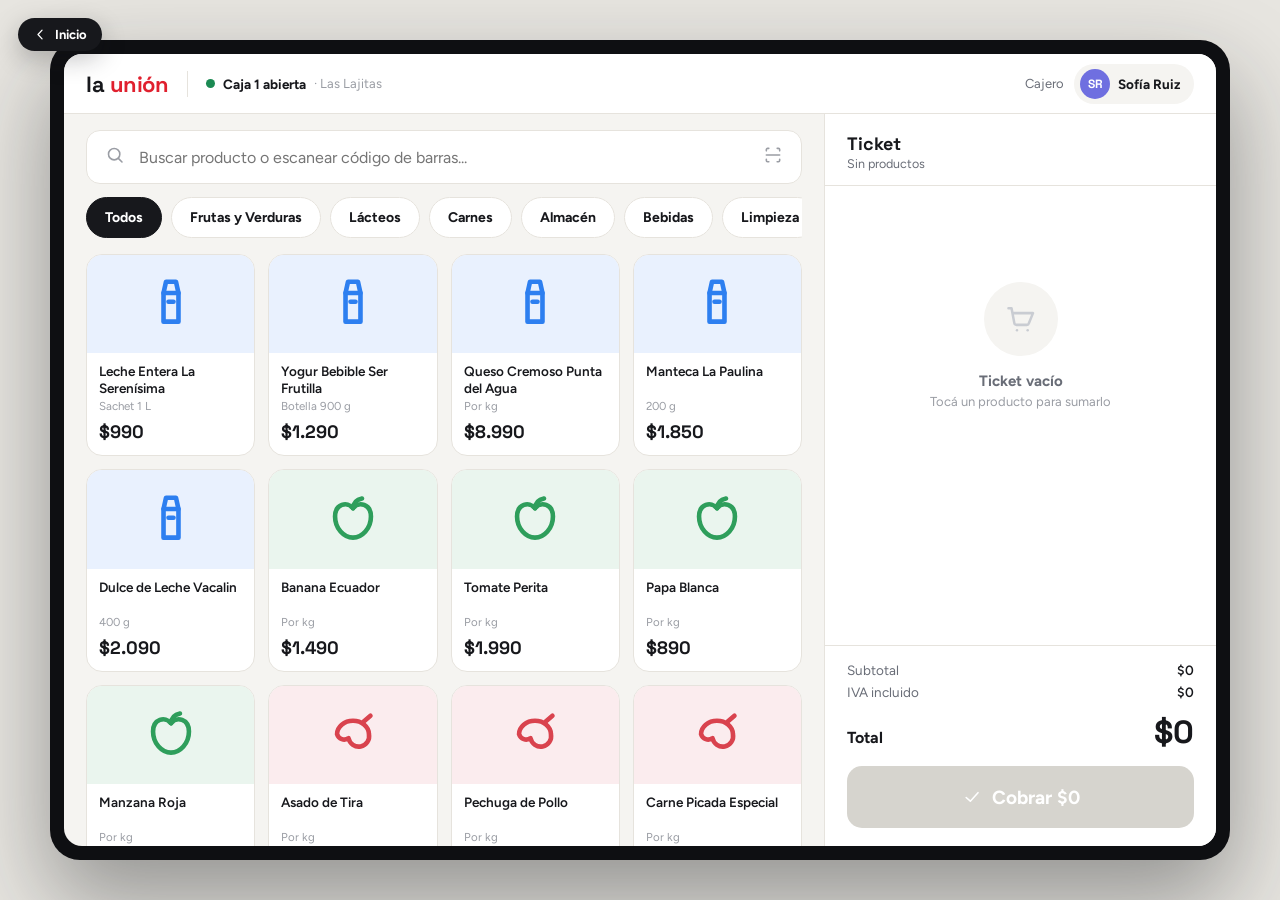
<file: pos.html>
<!DOCTYPE html>
<html lang="es">
<head>
<meta charset="utf-8">
<meta name="viewport" content="width=device-width, initial-scale=1">
<title>La Unión — Caja POS</title>
<link rel="icon" href="images/logo.svg">
<link rel="preconnect" href="https://fonts.googleapis.com">
<link rel="preconnect" href="https://fonts.gstatic.com" crossorigin>
<link href="https://fonts.googleapis.com/css2?family=Figtree:wght@400;500;600;700;800&family=Space+Grotesk:wght@500;600;700&display=swap" rel="stylesheet">
<style>
  *{box-sizing:border-box}
  body{margin:0}
  .pscroll::-webkit-scrollbar{width:10px}
  .pscroll::-webkit-scrollbar-thumb{background:#d6d4ce;border-radius:8px}
  .pscroll::-webkit-scrollbar-track{background:transparent}
  @keyframes pfade{from{opacity:0}to{opacity:1}}
  @keyframes ppop{0%{opacity:0;transform:scale(.96)}100%{opacity:1;transform:scale(1)}}
  @keyframes ppulse{0%,100%{opacity:1}50%{opacity:.4}}
  .pkey:active{background:#EFEDE8 !important;transform:scale(.97)}
  .ptile:active{transform:scale(.97)}
  button{font-family:inherit}
  .backlink{position:fixed;top:18px;left:18px;z-index:80;display:flex;align-items:center;gap:7px;background:#17181C;color:#fff;font-family:Figtree,sans-serif;font-weight:700;font-size:13px;text-decoration:none;padding:9px 15px;border-radius:999px;box-shadow:0 8px 24px rgba(23,24,28,.25)}
</style>
</head>
<body>
<a class="backlink" href="index.html"><svg width="15" height="15" viewBox="0 0 24 24" fill="none" stroke="#fff" stroke-width="2" stroke-linecap="round" stroke-linejoin="round"><path d="M14.5 5 8 12l6.5 7"/></svg> Inicio</a>
<div style="height:100vh;width:100%;background:#E7E5E0;display:flex;align-items:center;justify-content:center;padding:20px;overflow:hidden;font-family:Figtree,system-ui,sans-serif">
  <div id="fit" style="width:1180px;height:820px;flex:none;transform-origin:center center;background:#0E0F12;border-radius:30px;padding:14px;box-shadow:0 40px 90px rgba(23,24,28,.4);position:relative">
    <div style="width:100%;height:100%;background:#F5F4F1;border-radius:18px;overflow:hidden;display:flex;flex-direction:column;position:relative;color:#17181C">
      <div style="flex:none;height:60px;background:#fff;border-bottom:1px solid #E6E3DD;display:flex;align-items:center;padding:0 22px;gap:18px">
        <div style="font-family:'Space Grotesk',sans-serif;font-weight:700;font-size:22px;letter-spacing:-.02em">la <span style="color:#E0202E">unión</span></div>
        <div style="width:1px;height:26px;background:#E6E3DD"></div>
        <div style="display:flex;align-items:center;gap:8px"><span style="width:9px;height:9px;border-radius:50%;background:#1B8A53"></span><span style="font-size:13.5px;font-weight:700">Caja 1 abierta</span><span style="font-size:13px;color:#9A9DA4">· Las Lajitas</span></div>
        <div style="flex:1"></div>
        <div style="display:flex;align-items:center;gap:10px"><span style="font-size:13px;color:#696D77">Cajero</span><div style="display:flex;align-items:center;gap:8px;background:#F5F4F1;border-radius:999px;padding:5px 14px 5px 6px"><div style="width:30px;height:30px;border-radius:50%;background:#6F6FE0;color:#fff;display:flex;align-items:center;justify-content:center;font-family:'Space Grotesk',sans-serif;font-weight:700;font-size:12px">SR</div><span style="font-size:13.5px;font-weight:700">Sofía Ruiz</span></div></div>
      </div>
      <div style="flex:1;display:flex;min-height:0">
        <div style="flex:1;display:flex;flex-direction:column;min-width:0">
          <div style="flex:none;padding:16px 22px 12px">
            <div style="display:flex;align-items:center;gap:12px;background:#fff;border:1.5px solid #E6E3DD;border-radius:14px;padding:0 18px;height:54px">
              <span id="searchIcon"></span>
              <input id="posSearch" oninput="POS.setQuery(this.value)" placeholder="Buscar producto o escanear código de barras..." style="border:none;outline:none;background:transparent;flex:1;font-family:Figtree,sans-serif;font-size:16px;min-width:0" />
              <span id="scanIcon"></span>
            </div>
            <div id="catChips" style="display:flex;gap:9px;margin-top:13px;overflow-x:auto;scrollbar-width:none"></div>
          </div>
          <div class="pscroll" style="flex:1;overflow-y:auto;padding:4px 22px 22px">
            <div id="prodGrid" style="display:grid;grid-template-columns:repeat(4,1fr);gap:13px"></div>
          </div>
        </div>
        <div style="width:392px;flex:none;background:#fff;border-left:1px solid #E6E3DD;display:flex;flex-direction:column;min-height:0">
          <div style="flex:none;padding:18px 22px 14px;border-bottom:1px solid #E6E3DD;display:flex;align-items:center;justify-content:space-between">
            <div><div style="font-family:'Space Grotesk',sans-serif;font-weight:700;font-size:18px">Ticket</div><div id="ticketCount" style="font-size:12.5px;color:#696D77;margin-top:1px"></div></div>
            <div id="clearBtn"></div>
          </div>
          <div class="pscroll" style="flex:1;overflow-y:auto;padding:6px 16px"><div id="ticketList"></div></div>
          <div style="flex:none;border-top:1px solid #E6E3DD;padding:16px 22px 18px">
            <div style="display:flex;justify-content:space-between;font-size:13.5px;color:#696D77;margin-bottom:6px"><span>Subtotal</span><span id="subtotal" style="color:#17181C;font-weight:600"></span></div>
            <div style="display:flex;justify-content:space-between;font-size:13.5px;color:#696D77"><span>IVA incluido</span><span id="iva" style="color:#17181C;font-weight:600"></span></div>
            <div style="display:flex;justify-content:space-between;align-items:baseline;margin:12px 0 14px"><span style="font-weight:700;font-size:16px">Total</span><span id="totalBig" style="font-family:'Space Grotesk',sans-serif;font-weight:700;font-size:32px"></span></div>
            <button id="cobrarBtn" onclick="POS.openPay()" class="ptile" style="width:100%;height:62px;border:none;border-radius:15px;font-weight:700;font-size:19px;display:flex;align-items:center;justify-content:center;gap:10px;transition:transform .08s;color:#fff"></button>
          </div>
        </div>
      </div>
      <div id="payLayer"></div>
      <div id="toast"></div>
    </div>
  </div>
</div>

<script>
"use strict";
const POS = {
  state:{ query:'', cat:null, ticket:{}, payOpen:false, payMethod:'efectivo', cashGiven:'', paySuccess:false, successMethod:'efectivo', toast:null, ticketNumber:1042 },
  CATS:[
    {id:'frutas',name:'Frutas y Verduras',color:'#2E9E5B',soft:'#EAF5EE'},
    {id:'lacteos',name:'Lácteos',color:'#2D7FF0',soft:'#E9F1FE'},
    {id:'carnes',name:'Carnes',color:'#D9434E',soft:'#FBECEE'},
    {id:'almacen',name:'Almacén',color:'#C98A2B',soft:'#F8F0E2'},
    {id:'bebidas',name:'Bebidas',color:'#1FA6A6',soft:'#E5F4F4'},
    {id:'limpieza',name:'Limpieza',color:'#6F6FE0',soft:'#EDEDFB'},
    {id:'panaderia',name:'Panadería',color:'#C46A2B',soft:'#F5ECE3'},
    {id:'congelados',name:'Congelados',color:'#3FA9D6',soft:'#E6F3FA'}
  ],
  PRODUCTS:[
    {id:1,cat:'lacteos',name:'Leche Entera La Serenísima',unit:'Sachet 1 L',price:990},
    {id:2,cat:'lacteos',name:'Yogur Bebible Ser Frutilla',unit:'Botella 900 g',price:1290},
    {id:3,cat:'lacteos',name:'Queso Cremoso Punta del Agua',unit:'Por kg',price:8990},
    {id:4,cat:'lacteos',name:'Manteca La Paulina',unit:'200 g',price:1850},
    {id:5,cat:'lacteos',name:'Dulce de Leche Vacalin',unit:'400 g',price:2090},
    {id:6,cat:'frutas',name:'Banana Ecuador',unit:'Por kg',price:1490},
    {id:7,cat:'frutas',name:'Tomate Perita',unit:'Por kg',price:1990},
    {id:8,cat:'frutas',name:'Papa Blanca',unit:'Por kg',price:890},
    {id:9,cat:'frutas',name:'Manzana Roja',unit:'Por kg',price:2290},
    {id:10,cat:'carnes',name:'Asado de Tira',unit:'Por kg',price:9990},
    {id:11,cat:'carnes',name:'Pechuga de Pollo',unit:'Por kg',price:5490},
    {id:12,cat:'carnes',name:'Carne Picada Especial',unit:'Por kg',price:6990},
    {id:13,cat:'almacen',name:'Fideos Tirabuzón Matarazzo',unit:'500 g',price:990},
    {id:14,cat:'almacen',name:'Arroz Largo Fino Gallo Oro',unit:'1 kg',price:1890},
    {id:15,cat:'almacen',name:'Aceite de Girasol Natura',unit:'900 ml',price:2990},
    {id:16,cat:'almacen',name:'Azúcar Ledesma',unit:'1 kg',price:1290},
    {id:17,cat:'almacen',name:'Yerba Mate Playadito',unit:'1 kg',price:3990},
    {id:18,cat:'almacen',name:'Café La Virginia',unit:'250 g',price:4290},
    {id:19,cat:'bebidas',name:'Coca-Cola Original',unit:'2,25 L',price:2890},
    {id:20,cat:'bebidas',name:'Agua Mineral Villavicencio',unit:'2 L',price:1190},
    {id:21,cat:'bebidas',name:'Cerveza Quilmes Clásica',unit:'Litro retornable',price:1690},
    {id:22,cat:'bebidas',name:'Vino Malbec Trumpeter',unit:'750 ml',price:5990},
    {id:23,cat:'limpieza',name:'Lavandina Ayudín',unit:'1 L',price:990},
    {id:24,cat:'limpieza',name:'Detergente Magistral',unit:'750 ml',price:1990},
    {id:25,cat:'limpieza',name:'Papel Higiénico Higienol x4',unit:'4 rollos',price:2990},
    {id:26,cat:'panaderia',name:'Pan Lactal Bimbo',unit:'460 g',price:2190},
    {id:27,cat:'panaderia',name:'Medialunas de Manteca x6',unit:'6 unidades',price:2490},
    {id:28,cat:'congelados',name:'Bastones de Merluza',unit:'400 g',price:4290},
    {id:29,cat:'congelados',name:'Papas Bastón McCain',unit:'720 g',price:3490},
    {id:30,cat:'congelados',name:'Helado Crema Americana',unit:'1 kg',price:5990}
  ],
  format(n){ return '$'+Math.round(n).toLocaleString('es-AR'); },
  esc(s){ return String(s).replace(/&/g,'&amp;').replace(/</g,'&lt;').replace(/>/g,'&gt;'); },
  svg(size,color,sw,paths){ return '<svg width="'+size+'" height="'+size+'" viewBox="0 0 24 24" fill="none" stroke="'+color+'" stroke-width="'+(sw||1.85)+'" stroke-linecap="round" stroke-linejoin="round">'+paths.map(d=>'<path d="'+d+'"/>').join('')+'</svg>'; },
  catIcon(id,size){
    const c=this.CATS.find(x=>x.id===id); const col=c?c.color:'#696D77';
    const P={frutas:['M12 8.2c-2.3-3-7.2-1.6-7.2 3.3 0 4.8 3.5 8.5 7.2 8.5s7.2-3.7 7.2-8.5c0-4.9-4.9-6.3-7.2-3.3z','M12 8.2c.2-2.3 1.7-3.5 3.6-3.9'],lacteos:['M9 8.5 10 4h4l1 4.5V20H9z','M9 8.5h6','M11 12h2'],carnes:['M5.6 12.6a6.4 5.4 0 0 1 12.8 0 4.1 4.1 0 0 1-8.2 1.6 3 3 0 0 1-4.6-1.6z','M16.2 7.6 19 5.2'],almacen:['M6.6 6.2h10.8V19a1 1 0 0 1-1 1H7.6a1 1 0 0 1-1-1z','M6.6 10h10.8','M9.6 4h4.8l1 2.2H8.6z'],bebidas:['M7.6 8h8.8l-1 11a1 1 0 0 1-1 1h-4.8a1 1 0 0 1-1-1z','M9.6 4.6h4.8','M9.2 8 8.2 5'],limpieza:['M9 9h5v11H9z','M14 6.6l3.6-1.1','M9 9V6h4v3','M14 8.6l3.6-1.1'],panaderia:['M5 13.6a4 4 0 0 1 4-4h6a4 4 0 0 1 0 8H9a4 4 0 0 1-4-4z','M9.6 11.2v4.6','M13 11.2v4.6'],congelados:['M12 3.2v17.6','M4 7.6 20 16.4','M20 7.6 4 16.4','M12 3.2 9.8 5.8','M12 3.2l2.2 2.6','M12 20.8l-2.2-2.6','M12 20.8l2.2-2.6']};
    return this.svg(size,col,1.85,(P[id]||['M4 12h16']));
  },
  ui(name,size,color,sw){
    const col=color||'#17181C';
    const M={
      search:['M11 4.2a6.8 6.8 0 1 0 0 13.6 6.8 6.8 0 0 0 0-13.6z','M20.4 20.4 16 16'],
      scan:['M4 7V5.5a1.5 1.5 0 0 1 1.5-1.5H7','M17 4h1.5A1.5 1.5 0 0 1 20 5.5V7','M20 17v1.5a1.5 1.5 0 0 1-1.5 1.5H17','M7 20H5.5A1.5 1.5 0 0 1 4 18.5V17','M4 12h16'],
      cart:['M2.6 4h2.3l2.1 11.1a1.6 1.6 0 0 0 1.6 1.3h7.7a1.6 1.6 0 0 0 1.6-1.25L21 7.6H6','M9 20.4h.02','M17 20.4h.02'],
      check:['M5 12.6 10 17l9.2-10.2'],
      trash:['M4 6.5h16','M9 6.5V4.5h6v2','M6.5 6.5 7.5 20a1 1 0 0 0 1 1h7a1 1 0 0 0 1-1l1-13.5'],
      cash:['M3 6.5h18a1 1 0 0 1 1 1v9a1 1 0 0 1-1 1H3a1 1 0 0 1-1-1v-9a1 1 0 0 1 1-1z','M12 14.5a2.5 2.5 0 1 0 0-5 2.5 2.5 0 0 0 0 5z','M5.5 9.5h.01','M18.5 14.5h.01'],
      card:['M3 6.5h18a1 1 0 0 1 1 1v9a1 1 0 0 1-1 1H3a1 1 0 0 1-1-1v-9a1 1 0 0 1 1-1z','M2 10h20','M6 14.5h4'],
      qr:['M4 4h6v6H4z','M14 4h6v6h-6z','M4 14h6v6H4z','M14 14h2v2h-2z','M18 14h2v2h-2z','M14 18h2v2h-2z','M18 18h2v2h-2z','M7 7h.01','M17 7h.01','M7 17h.01'],
      link:['M9.5 13.5 14.5 8.5','M10.5 6.5l1.8-1.8a3.5 3.5 0 0 1 5 5l-1.8 1.8','M13.5 17.5l-1.8 1.8a3.5 3.5 0 0 1-5-5l1.8-1.8']
    };
    return this.svg(size,col,sw||1.9,(M[name]||[]));
  },
  qrGrid(seed,n){
    n=n||21; let h=0; for(let i=0;i<seed.length;i++){h=(h*31+seed.charCodeAt(i))>>>0;}
    let st=h||12345; const rnd=()=>{ st=(st*1103515245+12345)&0x7fffffff; return st/0x7fffffff; };
    const finder=(r,c)=>{ const inB=(r<7&&c<7)||(r<7&&c>=n-7)||(r>=n-7&&c<7); if(!inB)return null; let lr=r,lc=c; if(c>=n-7)lc=c-(n-7); if(r>=n-7)lr=r-(n-7); const edge=(lr===0||lr===6||lc===0||lc===6); const core=(lr>=2&&lr<=4&&lc>=2&&lc<=4); return edge||core; };
    let cells='';
    for(let r=0;r<n;r++)for(let c=0;c<n;c++){ const f=finder(r,c); const on=f!==null?f:rnd()>0.52; cells+='<div style="background:'+(on?'#17181C':'transparent')+'"></div>'; }
    return cells;
  },
  add(id){ const t=this.state.ticket; t[id]=(t[id]||0)+1; this.render(); },
  remove(id){ const t=this.state.ticket; t[id]=(t[id]||0)-1; if(t[id]<=0)delete t[id]; this.render(); },
  clear(){ this.state.ticket={}; this.render(); },
  setQuery(v){ this.state.query=v; this.render(true); },
  setCat(id){ this.state.cat=id; this.render(); },
  toastMsg(m){ if(this._t)clearTimeout(this._t); this.state.toast=m; this.render(); this._t=setTimeout(()=>{this.state.toast=null;this.render();},1700); },
  openPay(){ if(!Object.keys(this.state.ticket).length)return; Object.assign(this.state,{payOpen:true,payMethod:'efectivo',cashGiven:'',paySuccess:false}); this.render(); },
  closePay(){ this.state.payOpen=false; this.render(); },
  setMethod(m){ this.state.payMethod=m; this.render(); },
  confirmPay(){ this.state.paySuccess=true; this.state.successMethod=this.state.payMethod; this.render(); },
  newSale(){ Object.assign(this.state,{payOpen:false,paySuccess:false,ticket:{},cashGiven:'',ticketNumber:this.state.ticketNumber+1}); this.render(); },
  cashKey(d){ let v=this.state.cashGiven; if(d==='del')v=v.slice(0,-1); else if(d==='c')v=''; else { if(v.replace(/\D/g,'').length<8)v=(v+d).replace(/^0+/,''); } this.state.cashGiven=v; this.render(); },
  setCash(v){ this.state.cashGiven=String(v); this.render(); },

  subtotal(){ return Object.keys(this.state.ticket).reduce((a,id)=>{const p=this.PRODUCTS.find(x=>x.id===Number(id));return a+p.price*this.state.ticket[id];},0); },

  render(keepFocus){
    const s=this.state;
    document.getElementById('searchIcon').innerHTML=this.ui('search',20,'#9A9DA4');
    document.getElementById('scanIcon').innerHTML=this.ui('scan',20,'#9A9DA4');
    // cat chips
    const allOn=!s.cat;
    let chips='<div onclick="POS.setCat(null)" class="ptile" style="cursor:pointer;flex:none;padding:11px 18px;border-radius:999px;font-size:14px;font-weight:700;background:'+(allOn?'#17181C':'#fff')+';color:'+(allOn?'#fff':'#17181C')+';border:1.5px solid '+(allOn?'#17181C':'#E6E3DD')+'">Todos</div>';
    chips+=this.CATS.map(c=>{const on=s.cat===c.id;return '<div onclick="POS.setCat(\''+c.id+'\')" class="ptile" style="cursor:pointer;flex:none;padding:11px 18px;border-radius:999px;font-size:14px;font-weight:700;background:'+(on?'#17181C':'#fff')+';color:'+(on?'#fff':'#17181C')+';border:1.5px solid '+(on?'#17181C':'#E6E3DD')+'">'+this.esc(c.name)+'</div>';}).join('');
    document.getElementById('catChips').innerHTML=chips;
    // products
    const norm=t=>t.toLowerCase().normalize('NFD').replace(/[̀-ͯ]/g,'');
    let list=s.cat?this.PRODUCTS.filter(p=>p.cat===s.cat):this.PRODUCTS.slice();
    const q=norm(s.query.trim()); if(q)list=list.filter(p=>norm(p.name).includes(q));
    document.getElementById('prodGrid').innerHTML=list.map(p=>{const c=this.CATS.find(x=>x.id===p.cat);const qty=s.ticket[p.id]||0;
      const badge=qty>0?'<div style="position:absolute;top:8px;right:8px;background:#E0202E;color:#fff;font-size:13px;font-weight:700;min-width:24px;height:24px;border-radius:12px;display:flex;align-items:center;justify-content:center;padding:0 6px;font-family:\'Space Grotesk\',sans-serif">'+qty+'</div>':'';
      return '<div onclick="POS.add('+p.id+')" class="ptile" style="cursor:pointer;background:#fff;border:1.5px solid '+(qty>0?'#E0202E':'#E6E3DD')+';border-radius:16px;overflow:hidden;display:flex;flex-direction:column;transition:transform .08s;user-select:none"><div style="aspect-ratio:1.7/1;background:'+c.soft+';display:flex;align-items:center;justify-content:center;position:relative"><div style="transform:scale(1.15)">'+this.catIcon(p.cat,52)+'</div>'+badge+'</div><div style="padding:10px 12px 12px;flex:1;display:flex;flex-direction:column"><div style="font-size:13.5px;font-weight:600;line-height:1.25;display:-webkit-box;-webkit-line-clamp:2;-webkit-box-orient:vertical;overflow:hidden;min-height:34px">'+this.esc(p.name)+'</div><div style="font-size:11.5px;color:#9A9DA4;margin-top:2px">'+this.esc(p.unit)+'</div><div style="font-family:\'Space Grotesk\',sans-serif;font-weight:700;font-size:18px;margin-top:7px">'+this.format(p.price)+'</div></div></div>';
    }).join('');
    // ticket
    const ids=Object.keys(s.ticket);
    const itemCount=Object.values(s.ticket).reduce((a,b)=>a+b,0);
    const hasItems=itemCount>0;
    document.getElementById('ticketCount').textContent=hasItems?(itemCount+(itemCount===1?' ítem':' ítems')):'Sin productos';
    document.getElementById('clearBtn').innerHTML=hasItems?'<div onclick="POS.clear()" class="ptile" style="cursor:pointer;display:flex;align-items:center;gap:6px;font-size:13px;font-weight:700;color:#E0202E;background:#FBECEE;padding:8px 14px;border-radius:999px">'+this.ui('trash',16,'#E0202E')+' Vaciar</div>':'';
    if(!hasItems){
      document.getElementById('ticketList').innerHTML='<div style="padding:90px 24px;text-align:center;color:#9A9DA4"><div style="width:74px;height:74px;border-radius:50%;background:#F5F4F1;display:flex;align-items:center;justify-content:center;margin:0 auto 16px">'+this.ui('cart',32,'#C9CCD2')+'</div><div style="font-size:15px;font-weight:700;color:#696D77">Ticket vacío</div><div style="font-size:13px;margin-top:4px">Tocá un producto para sumarlo</div></div>';
    } else {
      document.getElementById('ticketList').innerHTML=ids.map(id=>{const p=this.PRODUCTS.find(x=>x.id===Number(id));const c=this.CATS.find(k=>k.id===p.cat);const qty=s.ticket[id];
        return '<div style="display:flex;align-items:center;gap:12px;padding:12px 6px;border-bottom:1px solid #F0EEEA"><div style="width:46px;height:46px;border-radius:11px;background:'+c.soft+';display:flex;align-items:center;justify-content:center;flex:none"><div style="transform:scale(.58)">'+this.catIcon(p.cat,52)+'</div></div><div style="flex:1;min-width:0"><div style="font-size:13.5px;font-weight:600;line-height:1.2;display:-webkit-box;-webkit-line-clamp:2;-webkit-box-orient:vertical;overflow:hidden">'+this.esc(p.name)+'</div><div style="font-size:12px;color:#696D77;margin-top:2px">'+this.format(p.price)+' c/u</div></div><div style="display:flex;align-items:center;border:1.5px solid #E6E3DD;border-radius:999px;height:38px;flex:none"><button onclick="POS.remove('+p.id+')" class="pkey" style="width:36px;height:100%;border:none;background:transparent;color:#E0202E;font-size:20px;font-weight:700;cursor:pointer;border-radius:999px 0 0 999px">&minus;</button><span style="font-family:\'Space Grotesk\',sans-serif;font-weight:700;font-size:15px;min-width:24px;text-align:center">'+qty+'</span><button onclick="POS.add('+p.id+')" class="pkey" style="width:36px;height:100%;border:none;background:transparent;color:#1B8A53;font-size:20px;font-weight:700;cursor:pointer;border-radius:0 999px 999px 0">+</button></div><div style="width:74px;text-align:right;font-family:\'Space Grotesk\',sans-serif;font-weight:700;font-size:14px;flex:none">'+this.format(p.price*qty)+'</div></div>';
      }).join('');
    }
    const subtotal=this.subtotal();
    document.getElementById('subtotal').textContent=this.format(subtotal);
    document.getElementById('iva').textContent=this.format(subtotal*0.21/1.21);
    document.getElementById('totalBig').textContent=this.format(subtotal);
    const cb=document.getElementById('cobrarBtn');
    cb.style.background=hasItems?'#E0202E':'#D6D4CE'; cb.style.cursor=hasItems?'pointer':'default'; cb.disabled=!hasItems;
    cb.innerHTML=this.ui('check',20,'#fff')+' Cobrar '+this.format(subtotal);
    // pay
    this.renderPay(subtotal,itemCount,hasItems);
    // toast
    document.getElementById('toast').innerHTML=s.toast?'<div style="position:absolute;bottom:26px;left:50%;transform:translateX(-50%);background:#17181C;color:#fff;font-size:14px;font-weight:600;padding:13px 22px;border-radius:999px;display:flex;align-items:center;gap:9px;box-shadow:0 12px 36px rgba(0,0,0,.3);animation:ppop .2s ease;white-space:nowrap;z-index:50">'+this.ui('check',20,'#fff')+' '+this.esc(s.toast)+'</div>':'';
    if(keepFocus){ const inp=document.getElementById('posSearch'); if(inp&&document.activeElement!==inp){} }
  },

  renderPay(subtotal,itemCount,hasItems){
    const s=this.state;
    if(!s.payOpen){ document.getElementById('payLayer').innerHTML=''; return; }
    const countLabel=hasItems?(itemCount+(itemCount===1?' ítem':' ítems')):'Sin productos';
    let inner;
    if(s.paySuccess){
      const cashNum=parseInt(s.cashGiven.replace(/\D/g,''),10)||0;
      const vuelto=cashNum-subtotal;
      const methodLabel=({efectivo:'Efectivo',tarjeta:'Tarjeta',qr:'QR Mercado Pago',link:'Link de pago'})[s.successMethod];
      const vueltoRows=(s.successMethod==='efectivo'&&cashNum>0)?'<div style="display:flex;justify-content:space-between;font-size:14px;margin-bottom:9px"><span style="color:#696D77">Pagó con</span><span style="font-family:\'Space Grotesk\',sans-serif;font-weight:700">'+this.format(cashNum)+'</span></div><div style="display:flex;justify-content:space-between;font-size:14px"><span style="color:#696D77">Vuelto</span><span style="font-family:\'Space Grotesk\',sans-serif;font-weight:700;color:#1B8A53">'+this.format(Math.max(0,vuelto))+'</span></div>':'';
      inner='<div style="width:100%;display:flex;flex-direction:column;align-items:center;justify-content:center;text-align:center;padding:40px;animation:ppop .3s ease"><div style="width:104px;height:104px;border-radius:50%;background:#EAF5EE;display:flex;align-items:center;justify-content:center;margin-bottom:20px">'+this.ui('check',42,'#1B8A53',2.4)+'</div><div style="font-family:\'Space Grotesk\',sans-serif;font-weight:700;font-size:30px">Venta cobrada</div><div style="font-size:15px;color:#696D77;margin-top:6px">'+methodLabel+' · '+countLabel+'</div><div style="background:#F5F4F1;border-radius:16px;padding:20px 24px;margin-top:24px;width:360px;text-align:left"><div style="display:flex;justify-content:space-between;font-size:14px;margin-bottom:9px"><span style="color:#696D77">Total cobrado</span><span style="font-family:\'Space Grotesk\',sans-serif;font-weight:700;font-size:16px">'+this.format(subtotal)+'</span></div>'+vueltoRows+'<div style="display:flex;justify-content:space-between;font-size:12.5px;color:#9A9DA4;margin-top:12px;padding-top:12px;border-top:1px dashed #D6D4CE"><span>Ticket #'+s.ticketNumber+'</span><span>22/06/2026 · 14:32</span></div></div><div style="display:flex;gap:12px;margin-top:24px"><div onclick="POS.toastMsg(\'Enviando ticket a la impresora...\')" class="ptile" style="cursor:pointer;background:#fff;border:1px solid #E6E3DD;font-weight:700;font-size:15px;padding:15px 26px;border-radius:13px">Imprimir ticket</div><div onclick="POS.newSale()" class="ptile" style="cursor:pointer;background:#E0202E;color:#fff;font-weight:700;font-size:15px;padding:15px 32px;border-radius:13px">Nueva venta</div></div></div>';
    } else {
      const methodDefs=[{id:'efectivo',label:'Efectivo',icon:'cash'},{id:'tarjeta',label:'Tarjeta',icon:'card'},{id:'qr',label:'QR Mercado Pago',icon:'qr'},{id:'link',label:'Link de pago',icon:'link'}];
      const methods=methodDefs.map(m=>{const a=s.payMethod===m.id;return '<div onclick="POS.setMethod(\''+m.id+'\')" class="ptile" style="cursor:pointer;display:flex;align-items:center;gap:12px;padding:14px 15px;border-radius:13px;border:1.5px solid '+(a?'#E0202E':'#E6E3DD')+';background:'+(a?'#FBECEE':'#fff')+'"><span style="flex:none;display:flex">'+this.ui(m.icon,20,a?'#E0202E':'#696D77')+'</span><span style="font-size:14.5px;font-weight:700;color:'+(a?'#E0202E':'#17181C')+'">'+m.label+'</span></div>';}).join('');
      const cashNum=parseInt(s.cashGiven.replace(/\D/g,''),10)||0;
      const vuelto=cashNum-subtotal;
      const round=v=>Math.ceil(subtotal/v)*v;
      const chipVals=[subtotal,round(1000),round(5000),Math.max(round(10000),20000)].filter((v,i,arr)=>v>0&&arr.indexOf(v)===i).slice(0,4);
      const cashChips=chipVals.map(v=>{const on=cashNum===v;return '<div onclick="POS.setCash('+v+')" class="ptile" style="cursor:pointer;padding:10px 16px;border-radius:999px;font-size:14px;font-weight:700;font-family:\'Space Grotesk\',sans-serif;background:'+(on?'#17181C':'#fff')+';color:'+(on?'#fff':'#17181C')+';border:1.5px solid '+(on?'#17181C':'#E6E3DD')+'">'+(v===subtotal?'Justo':this.format(v))+'</div>';}).join('');
      const keypad=['1','2','3','4','5','6','7','8','9','c','0','del'].map(d=>{const lbl=d==='del'?'⌫':d==='c'?'C':d;const bg=(d==='c'||d==='del')?'#F5F4F1':'#fff';const col=d==='c'?'#D12027':'#17181C';return '<div onclick="POS.cashKey(\''+d+'\')" class="pkey" style="cursor:pointer;border-radius:13px;background:'+bg+';display:flex;align-items:center;justify-content:center;font-family:\'Space Grotesk\',sans-serif;font-weight:700;font-size:22px;color:'+col+';border:1px solid #E6E3DD;min-height:62px">'+lbl+'</div>';}).join('');
      let methodView='';
      if(s.payMethod==='efectivo'){
        methodView='<div style="display:flex;gap:26px;height:100%"><div style="flex:1;display:flex;flex-direction:column"><div style="font-size:13px;font-weight:700;color:#696D77">Paga con</div><div style="background:#F5F4F1;border-radius:14px;height:64px;display:flex;align-items:center;padding:0 18px;margin-top:8px"><span style="font-family:\'Space Grotesk\',sans-serif;font-weight:700;font-size:30px;color:'+(cashNum>0?'#17181C':'#C9CCD2')+'">'+(cashNum>0?this.format(cashNum):'$0')+'</span></div><div style="display:flex;flex-wrap:wrap;gap:8px;margin-top:12px">'+cashChips+'</div><div style="flex:1"></div><div style="display:flex;justify-content:space-between;align-items:baseline;background:'+(vuelto<0?'#FBECEE':'#EAF5EE')+';border-radius:14px;padding:16px 18px;margin-top:14px"><span style="font-size:15px;font-weight:700;color:'+(vuelto<0?'#D12027':'#1B8A53')+'">'+(vuelto<0?'Falta':'Vuelto')+'</span><span style="font-family:\'Space Grotesk\',sans-serif;font-weight:700;font-size:28px;color:'+(vuelto<0?'#D12027':'#1B8A53')+'">'+this.format(Math.abs(vuelto))+'</span></div></div><div style="width:230px;flex:none;display:grid;grid-template-columns:repeat(3,1fr);grid-auto-rows:1fr;gap:9px">'+keypad+'</div></div>';
      } else if(s.payMethod==='tarjeta'){
        methodView='<div style="height:100%;display:flex;flex-direction:column;align-items:center;justify-content:center;text-align:center"><div style="width:96px;height:96px;border-radius:50%;background:#E9F1FE;display:flex;align-items:center;justify-content:center;margin-bottom:18px">'+this.ui('card',40,'#2D7FF0')+'</div><div style="font-size:18px;font-weight:700">Insertá, deslizá o acercá la tarjeta</div><div style="font-size:14px;color:#696D77;margin-top:6px">Terminal Posnet conectada · débito y crédito</div><div style="display:flex;align-items:center;gap:8px;margin-top:18px;color:#696D77;font-size:13px"><span style="width:9px;height:9px;border-radius:50%;background:#2563EB;animation:ppulse 1.4s infinite"></span>Esperando la terminal...</div></div>';
      } else if(s.payMethod==='qr'){
        methodView='<div style="height:100%;display:flex;flex-direction:column;align-items:center;justify-content:center;text-align:center"><div style="background:#2563EB;color:#fff;font-size:13px;font-weight:700;padding:6px 14px;border-radius:999px;margin-bottom:14px">Mercado Pago</div><div style="background:#fff;border:1px solid #E6E3DD;border-radius:16px;padding:14px"><div style="display:grid;grid-template-columns:repeat(21,1fr);width:188px;height:188px">'+this.qrGrid('mp-'+subtotal+'-'+s.ticketNumber,21)+'</div></div><div style="font-size:14px;color:#696D77;margin-top:14px;display:flex;align-items:center;gap:8px"><span style="width:9px;height:9px;border-radius:50%;background:#E08600;animation:ppulse 1.4s infinite"></span>Escaneá para pagar '+this.format(subtotal)+'</div><div style="display:inline-flex;align-items:center;gap:6px;margin-top:12px;background:#EAF5EE;color:#1B8A53;font-size:12.5px;font-weight:700;padding:6px 13px;border-radius:999px">'+this.ui('check',15,'#1B8A53')+' Se acredita y verifica automáticamente</div></div>';
      } else {
        methodView='<div style="height:100%;display:flex;flex-direction:column;justify-content:center;max-width:440px;margin:0 auto"><div style="font-family:\'Space Grotesk\',sans-serif;font-weight:700;font-size:20px">Enviá un link de pago</div><div style="font-size:14px;color:#696D77;margin:6px 0 18px">El cliente paga desde su celular por '+this.format(subtotal)+'.</div><div style="display:flex;align-items:center;gap:10px;background:#F5F4F1;border:1px solid #E6E3DD;border-radius:12px;padding:14px 16px"><span style="flex:1;font-size:14px;font-family:\'Space Grotesk\',sans-serif;white-space:nowrap;overflow:hidden;text-overflow:ellipsis">launion.com.ar/pagar/'+s.ticketNumber+'</span><div onclick="POS.toastMsg(\'Link copiado\')" class="ptile" style="cursor:pointer;background:#17181C;color:#fff;font-size:13px;font-weight:700;padding:10px 16px;border-radius:10px;flex:none">Copiar</div></div><div style="display:flex;gap:10px;margin-top:14px"><div class="ptile" style="flex:1;text-align:center;background:#1FA84A;color:#fff;font-weight:700;font-size:14px;padding:14px;border-radius:12px;cursor:pointer">WhatsApp</div><div class="ptile" style="flex:1;text-align:center;background:#fff;border:1px solid #E6E3DD;font-weight:700;font-size:14px;padding:14px;border-radius:12px;cursor:pointer">Email</div></div></div>';
      }
      const confirmReady=s.payMethod!=='efectivo'||(cashNum>0&&vuelto>=0);
      const confirmLabel=s.payMethod==='efectivo'?'Confirmar cobro en efectivo':s.payMethod==='tarjeta'?'Confirmar pago con tarjeta':s.payMethod==='qr'?'Confirmar pago QR':'Marcar como pagado';
      inner='<div style="display:flex;width:100%"><div style="width:280px;flex:none;background:#F5F4F1;border-right:1px solid #E6E3DD;padding:22px 18px;display:flex;flex-direction:column"><div style="font-size:13px;color:#696D77;font-weight:600">Total a cobrar</div><div style="font-family:\'Space Grotesk\',sans-serif;font-weight:700;font-size:38px;margin-top:4px">'+this.format(subtotal)+'</div><div style="font-size:12.5px;color:#9A9DA4;margin-top:2px">'+countLabel+'</div><div style="font-size:12px;font-weight:700;color:#9A9DA4;letter-spacing:.06em;margin:22px 0 10px">MÉTODO DE PAGO</div><div style="display:flex;flex-direction:column;gap:9px">'+methods+'</div><div style="flex:1"></div><div onclick="POS.closePay()" class="ptile" style="cursor:pointer;text-align:center;padding:13px;border-radius:12px;background:#fff;border:1px solid #E6E3DD;font-size:14px;font-weight:700">Cancelar</div></div><div style="flex:1;display:flex;flex-direction:column;min-width:0"><div class="pscroll" style="flex:1;overflow-y:auto;padding:24px 26px">'+methodView+'</div><div style="flex:none;border-top:1px solid #E6E3DD;padding:16px 26px"><button onclick="POS.confirmPay()" '+(confirmReady?'':'disabled')+' class="ptile" style="width:100%;height:58px;border:none;border-radius:14px;font-weight:700;font-size:17px;cursor:'+(confirmReady?'pointer':'default')+';background:'+(confirmReady?'#1B8A53':'#D6D4CE')+';color:#fff">'+confirmLabel+'</button></div></div></div>';
    }
    document.getElementById('payLayer').innerHTML='<div onclick="POS.closePay()" style="position:absolute;inset:0;background:rgba(14,15,18,.55);display:flex;align-items:center;justify-content:center;z-index:40;animation:pfade .15s ease"><div onclick="event.stopPropagation()" style="width:880px;max-width:calc(100% - 48px);height:560px;max-height:calc(100% - 48px);background:#fff;border-radius:22px;overflow:hidden;animation:ppop .22s ease;display:flex">'+inner+'</div></div>';
  },

  fit(){ const el=document.getElementById('fit'); const W=1180,H=820; const s=Math.min(1,(window.innerWidth-40)/W,(window.innerHeight-40)/H); el.style.transform='scale('+s+')'; }
};
window.addEventListener('resize',()=>POS.fit());
POS.fit(); POS.render();
</script>
</body>
</html>
</file>
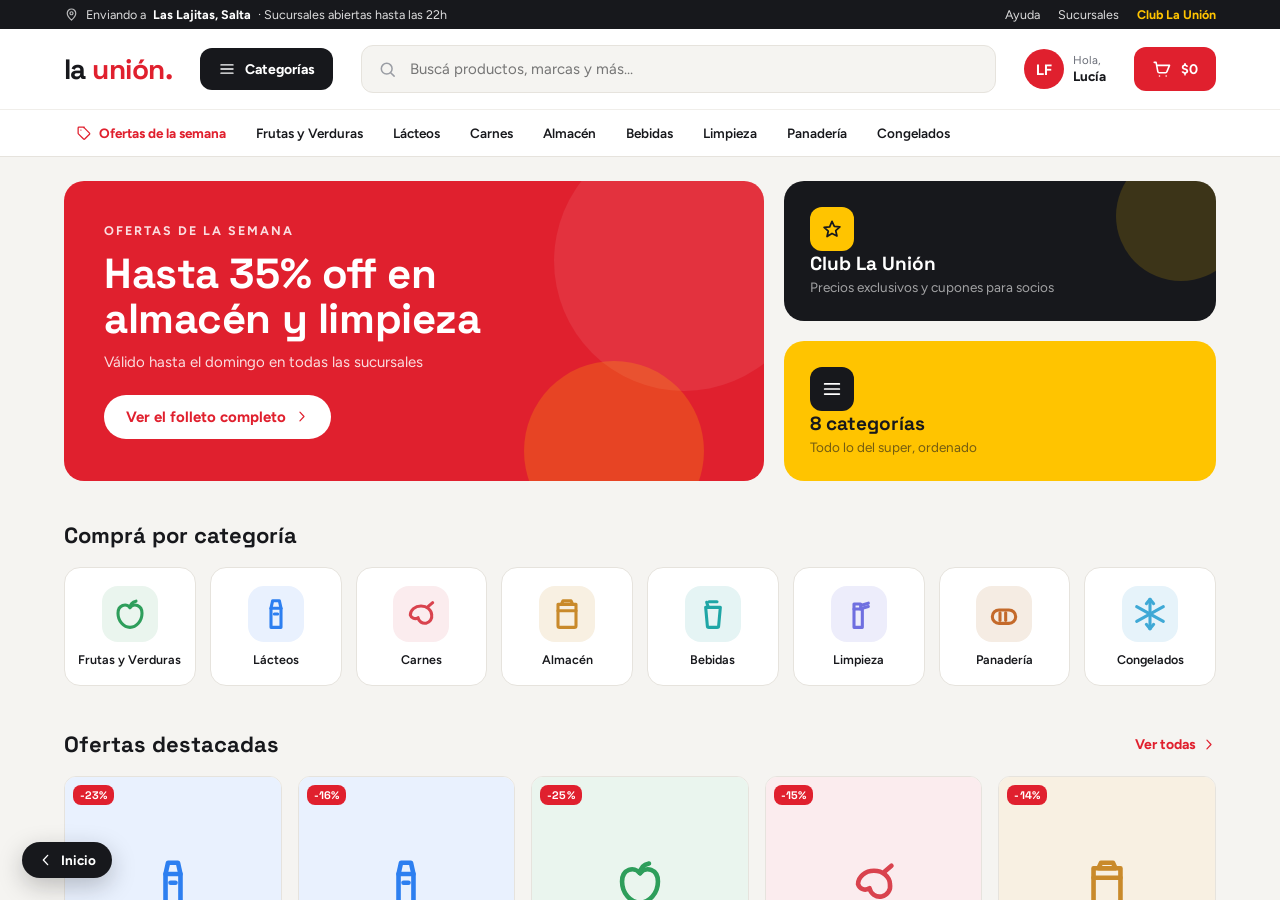
<file: tienda.html>
<!DOCTYPE html>
<html lang="es">
<head>
<meta charset="utf-8">
<meta name="viewport" content="width=device-width, initial-scale=1">
<title>La Unión — Tienda Virtual</title>
<meta name="description" content="La Unión — el super de tu barrio, ahora también en pantalla. Catálogo de productos, ofertas de la semana y Club La Unión.">
<link rel="preconnect" href="https://fonts.googleapis.com">
<link rel="preconnect" href="https://fonts.gstatic.com" crossorigin>
<link href="https://fonts.googleapis.com/css2?family=Figtree:wght@400;500;600;700;800&family=Space+Grotesk:wght@500;600;700&display=swap" rel="stylesheet">
<style>
  *{box-sizing:border-box}
  body{margin:0}
  .mscroll::-webkit-scrollbar{height:8px;width:8px}
  .mscroll::-webkit-scrollbar-thumb{background:#d6d4ce;border-radius:8px}
  @keyframes dtoast-in{from{opacity:0;transform:translate(-50%,12px)}to{opacity:1;transform:translate(-50%,0)}}
  button{font-family:inherit}
  [data-hover-cat]:hover{border-color:#E0202E!important}
  [data-hover-row]:hover{background:#F5F4F1!important}
  .pcard:hover{box-shadow:0 8px 24px rgba(23,24,28,.12)}
  .pcard{transition:box-shadow .15s}
  /* --- Responsive móvil: las grillas usan estilos inline, se sobreescriben con !important --- */
  @media(max-width:760px){
    #root [style*="repeat(8,1fr)"]{grid-template-columns:repeat(4,1fr)!important;gap:10px!important}
    #root [style*="repeat(5,1fr)"]{grid-template-columns:repeat(2,1fr)!important}
    #root [style*="repeat(4,1fr)"]{grid-template-columns:repeat(2,1fr)!important}
    #root [style*="grid-template-columns:1.62fr 1fr"]{grid-template-columns:1fr!important}
    #root [style*="grid-template-columns:1fr 1fr"]{grid-template-columns:1fr!important}
    #root [style*="grid-template-columns:230px 1fr"]{grid-template-columns:1fr!important}
    #root [style*="grid-template-columns:380px 1fr"]{grid-template-columns:1fr!important}
    #root [style*="grid-template-columns:1fr 360px"]{grid-template-columns:1fr!important}
    /* header: que envuelva y el buscador ocupe toda la fila */
    #root [style*="gap:28px"]{flex-wrap:wrap!important;gap:12px!important}
    #root [style*="height:48px"][style*="flex:1"]{order:5;flex-basis:100%!important;min-width:0!important}
    /* desactivar sticky lateral en columnas que ya se apilaron */
    #root [style*="position:sticky"][style*="top:170px"]{position:static!important}
  }
  @media(max-width:430px){
    #root [style*="repeat(8,1fr)"]{grid-template-columns:repeat(3,1fr)!important}
  }
</style>
</head>
<body>
<div id="root" class="mscroll" style="height:100vh;overflow-y:auto;background:#F5F4F1;font-family:Figtree,system-ui,sans-serif;color:#17181C"></div>
<a href="index.html" style="position:fixed;bottom:22px;left:22px;z-index:70;display:flex;align-items:center;gap:7px;background:#17181C;color:#fff;font-family:Figtree,sans-serif;font-weight:700;font-size:13.5px;text-decoration:none;padding:10px 16px;border-radius:999px;box-shadow:0 8px 24px rgba(23,24,28,.25)"><svg width="16" height="16" viewBox="0 0 24 24" fill="none" stroke="#fff" stroke-width="2" stroke-linecap="round" stroke-linejoin="round"><path d="M14.5 5 8 12l6.5 7"/></svg> Inicio</a>

<script>
"use strict";
const App = {
  state:{
    screen:'home', prev:'home', activeCat:null, activeProductId:17,
    query:'', sort:'rel', onlyOffers:false, offerTab:'all', cart:{}, toast:null
  },
  CATS:[
    {id:'frutas', name:'Frutas y Verduras', color:'#2E9E5B', soft:'#EAF5EE'},
    {id:'lacteos', name:'Lácteos', color:'#2D7FF0', soft:'#E9F1FE'},
    {id:'carnes', name:'Carnes', color:'#D9434E', soft:'#FBECEE'},
    {id:'almacen', name:'Almacén', color:'#C98A2B', soft:'#F8F0E2'},
    {id:'bebidas', name:'Bebidas', color:'#1FA6A6', soft:'#E5F4F4'},
    {id:'limpieza', name:'Limpieza', color:'#6F6FE0', soft:'#EDEDFB'},
    {id:'panaderia', name:'Panadería', color:'#C46A2B', soft:'#F5ECE3'},
    {id:'congelados', name:'Congelados', color:'#3FA9D6', soft:'#E6F3FA'}
  ],
  PRODUCTS:[
    {id:1, cat:'lacteos', name:'Leche Entera La Serenísima', brand:'La Serenísima', unit:'Sachet 1 L', price:990, off:1290},
    {id:2, cat:'lacteos', name:'Yogur Bebible Ser Frutilla', brand:'Ser', unit:'Botella 900 g', price:1290},
    {id:3, cat:'lacteos', name:'Queso Cremoso Punta del Agua', brand:'Punta del Agua', unit:'Por kg', price:8990},
    {id:4, cat:'lacteos', name:'Manteca La Paulina', brand:'La Paulina', unit:'200 g', price:1850},
    {id:5, cat:'lacteos', name:'Dulce de Leche Vacalin', brand:'Vacalin', unit:'400 g', price:2090, off:2490},
    {id:6, cat:'frutas', name:'Banana Ecuador', brand:'Frescos', unit:'Por kg', price:1490},
    {id:7, cat:'frutas', name:'Tomate Perita', brand:'Frescos', unit:'Por kg', price:1990},
    {id:8, cat:'frutas', name:'Papa Blanca', brand:'Frescos', unit:'Por kg', price:890, off:1190},
    {id:9, cat:'frutas', name:'Manzana Roja', brand:'Frescos', unit:'Por kg', price:2290},
    {id:10, cat:'carnes', name:'Asado de Tira', brand:'Carnicería La Unión', unit:'Por kg', price:9990},
    {id:11, cat:'carnes', name:'Pechuga de Pollo', brand:'Granja del Sol', unit:'Por kg', price:5490, off:6490},
    {id:12, cat:'carnes', name:'Carne Picada Especial', brand:'Carnicería La Unión', unit:'Por kg', price:6990},
    {id:13, cat:'almacen', name:'Fideos Tirabuzón Matarazzo', brand:'Matarazzo', unit:'500 g', price:990},
    {id:14, cat:'almacen', name:'Arroz Largo Fino Gallo Oro', brand:'Gallo Oro', unit:'1 kg', price:1890},
    {id:15, cat:'almacen', name:'Aceite de Girasol Natura', brand:'Natura', unit:'900 ml', price:2990, off:3490},
    {id:16, cat:'almacen', name:'Azúcar Ledesma', brand:'Ledesma', unit:'1 kg', price:1290},
    {id:17, cat:'almacen', name:'Yerba Mate Playadito', brand:'Playadito', unit:'1 kg', price:3990, off:4990},
    {id:18, cat:'almacen', name:'Café La Virginia', brand:'La Virginia', unit:'250 g', price:4290},
    {id:19, cat:'bebidas', name:'Coca-Cola Original', brand:'Coca-Cola', unit:'2,25 L', price:2890},
    {id:20, cat:'bebidas', name:'Agua Mineral Villavicencio', brand:'Villavicencio', unit:'2 L', price:1190},
    {id:21, cat:'bebidas', name:'Cerveza Quilmes Clásica', brand:'Quilmes', unit:'Litro retornable', price:1690, off:1990},
    {id:22, cat:'bebidas', name:'Vino Malbec Trumpeter', brand:'Trumpeter', unit:'750 ml', price:5990},
    {id:23, cat:'limpieza', name:'Lavandina Ayudín', brand:'Ayudín', unit:'1 L', price:990},
    {id:24, cat:'limpieza', name:'Detergente Magistral', brand:'Magistral', unit:'750 ml', price:1990, off:2490},
    {id:25, cat:'limpieza', name:'Papel Higiénico Higienol x4', brand:'Higienol', unit:'4 rollos', price:2990, off:3590},
    {id:26, cat:'panaderia', name:'Pan Lactal Bimbo', brand:'Bimbo', unit:'460 g', price:2190},
    {id:27, cat:'panaderia', name:'Medialunas de Manteca x6', brand:'Panadería La Unión', unit:'6 unidades', price:2490},
    {id:28, cat:'congelados', name:'Bastones de Merluza', brand:'La Costa', unit:'400 g', price:4290, off:4990},
    {id:29, cat:'congelados', name:'Papas Bastón McCain', brand:'McCain', unit:'720 g', price:3490},
    {id:30, cat:'congelados', name:'Helado Crema Americana', brand:'Frigor', unit:'1 kg', price:5990, off:7490}
  ],

  format(n){ return '$' + Math.round(n).toLocaleString('es-AR'); },
  esc(s){ return String(s).replace(/&/g,'&amp;').replace(/</g,'&lt;').replace(/>/g,'&gt;').replace(/"/g,'&quot;'); },
  svg(size,color,sw,paths){
    return '<svg width="'+size+'" height="'+size+'" viewBox="0 0 24 24" fill="none" stroke="'+color+'" stroke-width="'+(sw||1.85)+'" stroke-linecap="round" stroke-linejoin="round">'+
      paths.map(d=>'<path d="'+d+'"/>').join('')+'</svg>';
  },
  catIcon(id,size){
    const c=this.CATS.find(x=>x.id===id); const col=c?c.color:'#696D77';
    const P={
      frutas:['M12 8.2c-2.3-3-7.2-1.6-7.2 3.3 0 4.8 3.5 8.5 7.2 8.5s7.2-3.7 7.2-8.5c0-4.9-4.9-6.3-7.2-3.3z','M12 8.2c.2-2.3 1.7-3.5 3.6-3.9'],
      lacteos:['M9 8.5 10 4h4l1 4.5V20H9z','M9 8.5h6','M11 12h2'],
      carnes:['M5.6 12.6a6.4 5.4 0 0 1 12.8 0 4.1 4.1 0 0 1-8.2 1.6 3 3 0 0 1-4.6-1.6z','M16.2 7.6 19 5.2'],
      almacen:['M6.6 6.2h10.8V19a1 1 0 0 1-1 1H7.6a1 1 0 0 1-1-1z','M6.6 10h10.8','M9.6 4h4.8l1 2.2H8.6z'],
      bebidas:['M7.6 8h8.8l-1 11a1 1 0 0 1-1 1h-4.8a1 1 0 0 1-1-1z','M9.6 4.6h4.8','M9.2 8 8.2 5'],
      limpieza:['M9 9h5v11H9z','M14 6.6l3.6-1.1','M9 9V6h4v3','M14 8.6l3.6-1.1'],
      panaderia:['M5 13.6a4 4 0 0 1 4-4h6a4 4 0 0 1 0 8H9a4 4 0 0 1-4-4z','M9.6 11.2v4.6','M13 11.2v4.6'],
      congelados:['M12 3.2v17.6','M4 7.6 20 16.4','M20 7.6 4 16.4','M12 3.2 9.8 5.8','M12 3.2l2.2 2.6','M12 20.8l-2.2-2.6','M12 20.8l2.2-2.6']
    };
    return this.svg(size,col,1.85,(P[id]||['M4 12h16']));
  },
  ui(name,size,color){
    const col=color||'#17181C';
    const M={
      search:['M11 4.2a6.8 6.8 0 1 0 0 13.6 6.8 6.8 0 0 0 0-13.6z','M20.4 20.4 16 16'],
      tag:['M12.4 3.2H4.4a1.2 1.2 0 0 0-1.2 1.2v8a1.2 1.2 0 0 0 .35.85l7.8 7.8a1.2 1.2 0 0 0 1.7 0l7.2-7.2a1.2 1.2 0 0 0 0-1.7l-7.8-7.8a1.2 1.2 0 0 0-.85-.35z','M7.4 7.6h.01'],
      cart:['M2.6 4h2.3l2.1 11.1a1.6 1.6 0 0 0 1.6 1.3h7.7a1.6 1.6 0 0 0 1.6-1.25L21 7.6H6','M9 20.4h.02','M17 20.4h.02'],
      next:['M9.5 5 16 12l-6.5 7'],
      filter:['M4 6.6h16','M7 12h10','M10 17.4h4'],
      star:['M12 3.6l2.55 5.55 6.05.55-4.55 4 1.35 5.95L12 16.9 6.6 20.2l1.35-5.95-4.55-4 6.05-.55z'],
      pin:['M12 21s6.8-6.2 6.8-11A6.8 6.8 0 1 0 5.2 10c0 4.8 6.8 11 6.8 11z','M12 7.6a2.4 2.4 0 1 0 0 4.8 2.4 2.4 0 0 0 0-4.8z'],
      check:['M5 12.6 10 17l9.2-10.2'],
      close:['M6 6l12 12','M18 6 6 18'],
      menu:['M4 6.5h16','M4 12h16','M4 17.5h16'],
      ticket:['M3 7.5a1 1 0 0 1 1-1h16a1 1 0 0 1 1 1V10a2 2 0 0 0 0 4v2.5a1 1 0 0 1-1 1H4a1 1 0 0 1-1-1V14a2 2 0 0 0 0-4z'],
      doc:['M6 3.5h8l4 4V20a.5.5 0 0 1-.5.5h-11A.5.5 0 0 1 6 20z','M14 3.5V8h4'],
      user:['M12 4.2a3.5 3.5 0 1 0 0 7 3.5 3.5 0 0 0 0-7z','M5 20c0-3.6 3.1-5.6 7-5.6s7 2 7 5.6'],
      gear:['M12 9a3 3 0 1 0 0 6 3 3 0 0 0 0-6z','M19.4 13.5a1.6 1.6 0 0 0 .3 1.8l.05.05a2 2 0 1 1-2.8 2.8l-.05-.05a1.6 1.6 0 0 0-2.7 1.1V20a2 2 0 0 1-4 0v-.1a1.6 1.6 0 0 0-2.7-1.1l-.05.05a2 2 0 1 1-2.8-2.8l.05-.05A1.6 1.6 0 0 0 4.6 13.5H4.5a2 2 0 0 1 0-4h.1a1.6 1.6 0 0 0 1.1-2.7l-.05-.05a2 2 0 1 1 2.8-2.8l.05.05a1.6 1.6 0 0 0 2.7-1.1V2.5a2 2 0 0 1 4 0v.1a1.6 1.6 0 0 0 2.7 1.1l.05-.05a2 2 0 1 1 2.8 2.8l-.05.05a1.6 1.6 0 0 0-1.1 2.7h.1a2 2 0 0 1 0 4z']
    };
    return this.svg(size,col,1.9,(M[name]||[]));
  },

  disp(p){
    const cat=this.CATS.find(c=>c.id===p.cat); const qty=this.state.cart[p.id]||0;
    return {
      id:p.id, name:p.name, brand:p.brand, unit:p.unit, catName:cat.name,
      priceFmt:this.format(p.price), hasOff:!!p.off, offFmt:p.off?this.format(p.off):'',
      pct:p.off?Math.round((1-p.price/p.off)*100):0, soft:cat.soft, color:cat.color, icon:this.catIcon(p.cat,52),
      qty, notInCart:qty===0
    };
  },

  // ---- actions ----
  go(s){ this.state.screen=s; this.render(true); },
  goWithPrev(s){ this.state.prev=this.state.screen; this.state.screen=s; this.render(true); },
  openCat(id){ Object.assign(this.state,{prev:this.state.screen, activeCat:id, onlyOffers:false, sort:'rel', screen:'list'}); this.render(true); },
  openAllCats(){ Object.assign(this.state,{prev:this.state.screen, activeCat:null, onlyOffers:false, screen:'list'}); this.render(true); },
  openProduct(id){ Object.assign(this.state,{prev:this.state.screen, activeProductId:id, screen:'product'}); this.render(true); },
  add(id){ const p=this.PRODUCTS.find(x=>x.id===id); this.state.cart[id]=(this.state.cart[id]||0)+1; this.toastMsg('Agregaste '+p.name.split(' ').slice(0,2).join(' '),1800); this.render(false); },
  remove(id){ this.state.cart[id]=(this.state.cart[id]||0)-1; if(this.state.cart[id]<=0)delete this.state.cart[id]; this.render(false); },
  cycleSort(){ const o=['rel','asc','desc']; const i=o.indexOf(this.state.sort); this.state.sort=o[(i+1)%3]; this.render(false); },
  toggleOffers(){ this.state.onlyOffers=!this.state.onlyOffers; this.render(false); },
  setQuery(v){ this.state.query=v; this.render(false,true); },
  clearQuery(){ this.state.query=''; this.render(false); },
  focusSearch(){ if(this.state.screen!=='search'){ this.go('search'); } },
  setSort(){ this.cycleSort(); },
  setOfferTab(k){ this.state.offerTab=k; this.render(false); },
  searchFor(label){ this.state.query=label; this.state.screen='search'; this.render(true); },
  clearCart(){ this.state.cart={}; this.render(false); },
  toastMsg(m,d){ if(this._t)clearTimeout(this._t); this.state.toast=m; this.renderToast(); this._t=setTimeout(()=>{this.state.toast=null;this.renderToast();},d||1700); },

  // ---- product card ----
  card(p){
    const off = p.hasOff ? '<div style="position:absolute;top:8px;left:8px;background:#E0202E;color:#fff;font-size:11px;font-weight:700;padding:3px 7px;border-radius:8px;letter-spacing:.01em;font-family:\'Space Grotesk\',sans-serif">-'+p.pct+'%</div>' : '';
    const strike = p.hasOff ? '<span style="font-size:12px;color:#9A9DA4;text-decoration:line-through;font-weight:500">'+p.offFmt+'</span>' : '';
    const action = p.notInCart
      ? '<button onclick="event.stopPropagation();App.add('+p.id+')" style="width:100%;height:36px;border:1.5px solid #E0202E;background:#fff;color:#E0202E;border-radius:999px;font-weight:700;font-size:13px;cursor:pointer;display:flex;align-items:center;justify-content:center;gap:5px">Agregar</button>'
      : '<div style="width:100%;height:36px;display:flex;align-items:center;justify-content:space-between;border:1.5px solid #E0202E;border-radius:999px;overflow:hidden">'+
          '<button onclick="event.stopPropagation();App.remove('+p.id+')" style="width:40px;height:100%;border:none;background:transparent;color:#E0202E;font-size:20px;font-weight:700;cursor:pointer;line-height:1">&minus;</button>'+
          '<span style="font-family:\'Space Grotesk\',sans-serif;font-weight:700;font-size:15px;color:#17181C">'+p.qty+'</span>'+
          '<button onclick="event.stopPropagation();App.add('+p.id+')" style="width:40px;height:100%;border:none;background:transparent;color:#E0202E;font-size:20px;font-weight:700;cursor:pointer;line-height:1">+</button>'+
        '</div>';
    return '<div class="pcard" onclick="App.openProduct('+p.id+')" style="background:#fff;border:1px solid #E6E3DD;border-radius:12px;overflow:hidden;display:flex;flex-direction:column;height:100%;cursor:pointer">'+
      '<div style="position:relative;width:100%;aspect-ratio:1/1;display:flex;align-items:center;justify-content:center;background:'+p.soft+'">'+
        '<div style="transform:scale(1.15)">'+p.icon+'</div>'+off+'</div>'+
      '<div style="padding:10px 11px 12px;display:flex;flex-direction:column;gap:3px;flex:1">'+
        '<div style="display:flex;align-items:baseline;gap:6px;flex-wrap:wrap"><span style="font-family:\'Space Grotesk\',sans-serif;font-weight:700;font-size:18px;color:#17181C;font-feature-settings:\'tnum\'">'+p.priceFmt+'</span>'+strike+'</div>'+
        '<div style="font-size:13px;font-weight:600;color:#17181C;line-height:1.25;display:-webkit-box;-webkit-line-clamp:2;-webkit-box-orient:vertical;overflow:hidden;min-height:33px">'+this.esc(p.name)+'</div>'+
        '<div style="font-size:11.5px;color:#696D77;margin-bottom:2px">'+this.esc(p.unit)+'</div>'+
        '<div style="margin-top:auto;padding-top:6px">'+action+'</div>'+
      '</div></div>';
  },
  grid(arr,cols){ return '<div style="display:grid;grid-template-columns:repeat('+cols+',1fr);gap:16px">'+arr.map(p=>this.card(p)).join('')+'</div>'; },

  // ---- screens ----
  header(){
    const s=this.state;
    const cartCount=Object.values(s.cart).reduce((a,b)=>a+b,0);
    const subtotal=Object.keys(s.cart).reduce((a,id)=>{const p=this.PRODUCTS.find(x=>x.id===Number(id));return a+p.price*s.cart[id];},0);
    const cartBadge = cartCount>0 ? '<span style="position:absolute;top:-6px;right:-6px;background:#17181C;color:#fff;font-size:11px;font-weight:700;min-width:20px;height:20px;border-radius:10px;display:flex;align-items:center;justify-content:center;padding:0 5px;font-family:\'Space Grotesk\',sans-serif;border:2px solid #fff">'+cartCount+'</span>' : '';
    const searchBorder = s.screen==='search'?'#E0202E':'#E6E3DD';
    const clearBtn = s.query.length>0 ? '<div onclick="App.clearQuery()" style="cursor:pointer;display:flex">'+this.ui('close',17,'#9A9DA4')+'</div>' : '';
    const navCats=this.CATS.map(c=>'<div onclick="App.openCat(\''+c.id+'\')" data-hover-row style="cursor:pointer;flex:none;font-weight:600;font-size:13.5px;color:#17181C;padding:6px 12px;border-radius:8px">'+this.esc(c.name)+'</div>').join('');
    return '<div style="position:sticky;top:0;z-index:30;background:#fff;border-bottom:1px solid #E6E3DD">'+
      '<div style="background:#17181C;color:rgba(255,255,255,.85);font-size:12.5px"><div style="max-width:1200px;margin:0 auto;padding:7px 24px;display:flex;align-items:center;justify-content:space-between">'+
        '<span style="display:flex;align-items:center;gap:7px">'+this.ui('pin',15,'rgba(255,255,255,.7)')+' Enviando a <span style="color:#fff;font-weight:700">Las Lajitas, Salta</span> · Sucursales abiertas hasta las 22h</span>'+
        '<span style="display:flex;gap:18px;align-items:center"><span style="cursor:pointer">Ayuda</span><span style="cursor:pointer">Sucursales</span><span onclick="App.go(\'club\')" style="cursor:pointer;color:#FFC400;font-weight:700">Club La Unión</span></span>'+
      '</div></div>'+
      '<div style="max-width:1200px;margin:0 auto;padding:16px 24px;display:flex;align-items:center;gap:28px">'+
        '<div onclick="App.go(\'home\')" style="cursor:pointer;font-family:\'Space Grotesk\',sans-serif;font-weight:700;font-size:28px;letter-spacing:-.02em;flex:none">la <span style="color:#E0202E">unión.</span></div>'+
        '<div onclick="App.go(\'categories\')" style="cursor:pointer;flex:none;display:flex;align-items:center;gap:9px;background:#17181C;color:#fff;font-weight:700;font-size:14px;padding:12px 18px;border-radius:12px">'+this.ui('menu',18,'#fff')+' Categorías</div>'+
        '<div style="flex:1;display:flex;align-items:center;gap:11px;background:#F5F4F1;border:1.5px solid '+searchBorder+';border-radius:12px;padding:0 16px;height:48px">'+this.ui('search',19,'#9A9DA4')+
          '<input id="searchInput" value="'+this.esc(s.query)+'" oninput="App.setQuery(this.value)" onfocus="App.focusSearch()" placeholder="Buscá productos, marcas y más..." style="border:none;outline:none;background:transparent;flex:1;font-family:Figtree,sans-serif;font-size:15px;color:#17181C;min-width:0" />'+clearBtn+'</div>'+
        '<div onclick="App.go(\'account\')" style="cursor:pointer;flex:none;display:flex;align-items:center;gap:9px"><div style="width:40px;height:40px;border-radius:50%;background:#E0202E;color:#fff;display:flex;align-items:center;justify-content:center;font-family:\'Space Grotesk\',sans-serif;font-weight:700;font-size:15px">LF</div><div style="line-height:1.2"><div style="font-size:11.5px;color:#696D77">Hola,</div><div style="font-size:13.5px;font-weight:700">Lucía</div></div></div>'+
        '<div onclick="App.goWithPrev(\'cart\')" style="cursor:pointer;flex:none;position:relative;display:flex;align-items:center;gap:9px;background:#E0202E;color:#fff;font-weight:700;font-size:14px;padding:12px 18px;border-radius:12px">'+this.ui('cart',20,'#fff')+' <span>'+this.format(subtotal)+'</span>'+cartBadge+'</div>'+
      '</div>'+
      '<div style="border-top:1px solid #F0EEEA"><div style="max-width:1200px;margin:0 auto;padding:0 24px;display:flex;gap:6px;align-items:center;height:46px;overflow-x:auto;scrollbar-width:none">'+
        '<div onclick="App.go(\'offers\')" style="cursor:pointer;flex:none;display:flex;align-items:center;gap:7px;color:#E0202E;font-weight:700;font-size:13.5px;padding:6px 12px">'+this.ui('tag',16,'#E0202E')+' Ofertas de la semana</div>'+navCats+
      '</div></div></div>';
  },

  homeScreen(){
    const offers=this.PRODUCTS.filter(p=>p.off);
    const navCats=this.CATS.map(c=>{
      const count=this.PRODUCTS.filter(p=>p.cat===c.id).length;
      return '<div onclick="App.openCat(\''+c.id+'\')" data-hover-cat style="cursor:pointer;background:#fff;border:1px solid #E6E3DD;border-radius:16px;padding:18px 12px;display:flex;flex-direction:column;align-items:center;gap:10px;text-align:center"><div style="width:56px;height:56px;border-radius:16px;background:'+c.soft+';display:flex;align-items:center;justify-content:center">'+this.catIcon(c.id,40)+'</div><span style="font-size:12.5px;font-weight:600;line-height:1.2">'+this.esc(c.name)+'</span></div>';
    }).join('');
    const offersRow=offers.slice(0,5).map(p=>this.disp(p));
    const featIdx=[16,0,18,26,9,13,18,19,5,25];
    const featured=featIdx.map(i=>this.disp(this.PRODUCTS[i]));
    return '<div>'+
      '<div style="display:grid;grid-template-columns:1.62fr 1fr;gap:20px;margin-top:24px">'+
        '<div onclick="App.go(\'offers\')" style="cursor:pointer;position:relative;overflow:hidden;background:#E0202E;border-radius:20px;padding:40px;min-height:280px;display:flex;flex-direction:column;justify-content:center">'+
          '<div style="position:absolute;right:-50px;top:-50px;width:260px;height:260px;border-radius:50%;background:rgba(255,255,255,.08)"></div><div style="position:absolute;right:60px;bottom:-60px;width:180px;height:180px;border-radius:50%;background:rgba(255,196,0,.22)"></div>'+
          '<div style="position:relative"><div style="font-size:12.5px;font-weight:700;letter-spacing:.16em;color:rgba(255,255,255,.85)">OFERTAS DE LA SEMANA</div>'+
          '<div style="font-family:\'Space Grotesk\',sans-serif;font-weight:700;font-size:42px;line-height:1.05;color:#fff;margin-top:14px;max-width:440px;letter-spacing:-.01em">Hasta 35% off en almacén y limpieza</div>'+
          '<div style="font-size:15px;color:rgba(255,255,255,.85);margin-top:12px">Válido hasta el domingo en todas las sucursales</div>'+
          '<div style="display:inline-flex;align-items:center;gap:8px;margin-top:24px;background:#fff;color:#E0202E;font-weight:700;font-size:15px;padding:13px 22px;border-radius:999px">Ver el folleto completo '+this.ui('next',15,'#E0202E')+'</div></div></div>'+
        '<div style="display:flex;flex-direction:column;gap:20px">'+
          '<div onclick="App.go(\'club\')" style="cursor:pointer;flex:1;position:relative;overflow:hidden;background:#17181C;border-radius:20px;padding:26px;display:flex;flex-direction:column;justify-content:space-between"><div style="position:absolute;right:-30px;top:-30px;width:130px;height:130px;border-radius:50%;background:rgba(255,196,0,.16)"></div><div style="width:44px;height:44px;border-radius:12px;background:#FFC400;display:flex;align-items:center;justify-content:center">'+this.ui('star',22,'#17181C')+'</div><div><div style="color:#fff;font-weight:700;font-size:19px;font-family:\'Space Grotesk\',sans-serif">Club La Unión</div><div style="color:rgba(255,255,255,.6);font-size:13.5px;margin-top:3px">Precios exclusivos y cupones para socios</div></div></div>'+
          '<div onclick="App.go(\'categories\')" style="cursor:pointer;flex:1;position:relative;overflow:hidden;background:#FFC400;border-radius:20px;padding:26px;display:flex;flex-direction:column;justify-content:space-between"><div style="width:44px;height:44px;border-radius:12px;background:#17181C;display:flex;align-items:center;justify-content:center">'+this.ui('menu',22,'#fff')+'</div><div><div style="color:#17181C;font-weight:700;font-size:19px;font-family:\'Space Grotesk\',sans-serif">8 categorías</div><div style="color:rgba(23,24,28,.6);font-size:13.5px;margin-top:3px">Todo lo del super, ordenado</div></div></div>'+
        '</div></div>'+
      '<div style="display:flex;align-items:center;justify-content:space-between;margin:40px 0 18px"><div style="font-family:\'Space Grotesk\',sans-serif;font-weight:700;font-size:22px">Comprá por categoría</div></div>'+
      '<div style="display:grid;grid-template-columns:repeat(8,1fr);gap:14px">'+navCats+'</div>'+
      '<div style="display:flex;align-items:center;justify-content:space-between;margin:44px 0 18px"><div style="font-family:\'Space Grotesk\',sans-serif;font-weight:700;font-size:22px">Ofertas destacadas</div><div onclick="App.go(\'offers\')" style="cursor:pointer;font-size:14px;font-weight:700;color:#E0202E;display:flex;align-items:center;gap:5px">Ver todas '+this.ui('next',15,'#E0202E')+'</div></div>'+
      this.grid(offersRow,5)+
      '<div style="display:flex;align-items:center;justify-content:space-between;margin:44px 0 18px"><div style="font-family:\'Space Grotesk\',sans-serif;font-weight:700;font-size:22px">Lo más comprado</div></div>'+
      this.grid(featured,5)+
    '</div>';
  },

  categoriesScreen(){
    const cards=this.CATS.map(c=>{
      const count=this.PRODUCTS.filter(p=>p.cat===c.id).length;
      return '<div onclick="App.openCat(\''+c.id+'\')" style="cursor:pointer;position:relative;overflow:hidden;background:'+c.soft+';border-radius:18px;padding:22px;height:150px;display:flex;flex-direction:column;justify-content:space-between"><div style="transform:scale(1.1);transform-origin:left">'+this.catIcon(c.id,40)+'</div><div><div style="font-weight:700;font-size:16px">'+this.esc(c.name)+'</div><div style="font-size:12.5px;color:#696D77;margin-top:2px">'+count+' productos</div></div></div>';
    }).join('');
    return '<div><div style="font-family:\'Space Grotesk\',sans-serif;font-weight:700;font-size:26px;margin:28px 0 18px">Todas las categorías</div><div style="display:grid;grid-template-columns:repeat(4,1fr);gap:16px">'+cards+'</div></div>';
  },

  listScreen(){
    const s=this.state;
    let list=s.activeCat?this.PRODUCTS.filter(p=>p.cat===s.activeCat):this.PRODUCTS.slice();
    if(s.onlyOffers)list=list.filter(p=>p.off);
    if(s.sort==='asc')list=list.slice().sort((a,b)=>a.price-b.price);
    if(s.sort==='desc')list=list.slice().sort((a,b)=>b.price-a.price);
    const cat=s.activeCat?this.CATS.find(c=>c.id===s.activeCat):null;
    const sortLabel=s.sort==='asc'?'Menor precio':s.sort==='desc'?'Mayor precio':'Relevancia';
    const allW=s.activeCat?'500':'700', allC=s.activeCat?'#17181C':'#E0202E', allBg=s.activeCat?'transparent':'#FBECEE';
    const sideCats=this.CATS.map(c=>{
      const count=this.PRODUCTS.filter(p=>p.cat===c.id).length;
      const w=s.activeCat===c.id?'700':'500', col=s.activeCat===c.id?'#E0202E':'#17181C', bg=s.activeCat===c.id?'#FBECEE':'transparent';
      return '<div onclick="App.openCat(\''+c.id+'\')" style="cursor:pointer;font-size:14px;font-weight:'+w+';color:'+col+';padding:9px 12px;border-radius:10px;background:'+bg+';display:flex;justify-content:space-between"><span>'+this.esc(c.name)+'</span><span style="color:#9A9DA4;font-weight:500">'+count+'</span></div>';
    }).join('');
    const toggleBg=s.onlyOffers?'#E0202E':'#D6D4CE', knob=s.onlyOffers?'20px':'2px';
    const gridHtml = list.length>0 ? this.grid(list.map(p=>this.disp(p)),4)
      : '<div style="padding:70px 32px;text-align:center;background:#fff;border:1px solid #E6E3DD;border-radius:16px"><div style="font-size:16px;font-weight:700">No hay productos con esos filtros</div><div onclick="App.toggleOffers()" style="cursor:pointer;margin-top:10px;font-size:14px;font-weight:700;color:#E0202E">Quitar filtros</div></div>';
    return '<div style="display:grid;grid-template-columns:230px 1fr;gap:28px;margin-top:24px;align-items:start">'+
      '<div style="position:sticky;top:170px"><div style="font-family:\'Space Grotesk\',sans-serif;font-weight:700;font-size:15px;margin-bottom:12px">Categorías</div>'+
        '<div style="display:flex;flex-direction:column;gap:2px"><div onclick="App.openAllCats()" style="cursor:pointer;font-size:14px;font-weight:'+allW+';color:'+allC+';padding:9px 12px;border-radius:10px;background:'+allBg+'">Todos los productos</div>'+sideCats+'</div>'+
        '<div style="height:1px;background:#E6E3DD;margin:18px 0"></div>'+
        '<div onclick="App.toggleOffers()" style="cursor:pointer;display:flex;align-items:center;gap:10px;padding:4px 0"><div style="width:42px;height:24px;border-radius:999px;background:'+toggleBg+';position:relative;transition:.15s;flex:none"><div style="position:absolute;top:2px;left:'+knob+';width:20px;height:20px;border-radius:50%;background:#fff;transition:.15s"></div></div><span style="font-size:14px;font-weight:600">Solo ofertas</span></div>'+
      '</div>'+
      '<div><div style="display:flex;align-items:flex-end;justify-content:space-between;margin-bottom:18px"><div><div style="font-family:\'Space Grotesk\',sans-serif;font-weight:700;font-size:26px">'+this.esc(cat?cat.name:'Todos los productos')+'</div><div style="font-size:13.5px;color:#696D77;margin-top:3px">'+list.length+' productos</div></div>'+
        '<div style="display:flex;align-items:center;gap:10px"><span style="font-size:13px;color:#696D77">Ordenar por</span><div onclick="App.setSort()" style="cursor:pointer;display:flex;align-items:center;gap:8px;background:#fff;border:1px solid #E6E3DD;border-radius:10px;padding:10px 14px;font-size:13.5px;font-weight:600">'+this.ui('filter',16,'#17181C')+' '+sortLabel+'</div></div></div>'+gridHtml+'</div>'+
    '</div>';
  },

  productScreen(){
    const s=this.state;
    const ap=this.PRODUCTS.find(p=>p.id===s.activeProductId)||this.PRODUCTS[0];
    const d=this.disp(ap);
    const desc=ap.name+' de '+ap.brand+'. Presentación '+ap.unit.toLowerCase()+'. Precio por unidad, sujeto a disponibilidad en sucursal. Producto seleccionado por su rotación y calidad.';
    const related=this.PRODUCTS.filter(p=>p.cat===ap.cat&&p.id!==ap.id).slice(0,5).map(p=>this.disp(p));
    const offBadge=d.hasOff?'<div style="position:absolute;top:20px;left:20px;background:#E0202E;color:#fff;font-size:15px;font-weight:700;padding:7px 14px;border-radius:11px;font-family:\'Space Grotesk\',sans-serif">-'+d.pct+'% OFF</div>':'';
    const strike=d.hasOff?'<span style="font-size:20px;color:#9A9DA4;text-decoration:line-through">'+d.offFmt+'</span>':'';
    const action = d.notInCart
      ? '<button onclick="App.add('+ap.id+')" style="flex:1;height:56px;border:none;background:#E0202E;color:#fff;border-radius:14px;font-weight:700;font-size:16px;cursor:pointer;display:flex;align-items:center;justify-content:center;gap:9px">'+this.ui('cart',20,'#fff')+' Agregar al carrito</button>'
      : '<div style="flex:1;height:56px;display:flex;align-items:center;justify-content:space-between;border:1.5px solid #E0202E;border-radius:14px;overflow:hidden"><button onclick="App.remove('+ap.id+')" style="width:60px;height:100%;border:none;background:transparent;color:#E0202E;font-size:26px;font-weight:700;cursor:pointer">&minus;</button><span style="font-family:\'Space Grotesk\',sans-serif;font-weight:700;font-size:22px">'+d.qty+'</span><button onclick="App.add('+ap.id+')" style="width:60px;height:100%;border:none;background:transparent;color:#E0202E;font-size:26px;font-weight:700;cursor:pointer">+</button></div><div style="font-family:\'Space Grotesk\',sans-serif;font-weight:700;color:#1B8A53;font-size:14px;display:flex;align-items:center;gap:6px">'+this.ui('check',16,'#1B8A53')+' En carrito</div>';
    return '<div><div style="font-size:13px;color:#696D77;margin:22px 0 18px;display:flex;align-items:center;gap:7px"><span onclick="App.go(\'home\')" style="cursor:pointer">Inicio</span>'+this.ui('next',13,'#C9CCD2')+'<span onclick="App.openCat(\''+ap.cat+'\')" style="cursor:pointer">'+this.esc(d.catName)+'</span>'+this.ui('next',13,'#C9CCD2')+'<span style="color:#17181C;font-weight:600">'+this.esc(d.name)+'</span></div>'+
      '<div style="display:grid;grid-template-columns:1fr 1fr;gap:40px;align-items:start">'+
        '<div style="background:'+d.soft+';border-radius:22px;aspect-ratio:1/1;display:flex;align-items:center;justify-content:center;position:sticky;top:170px"><div style="transform:scale(3.4)">'+this.catIcon(ap.cat,52)+'</div>'+offBadge+'</div>'+
        '<div style="padding-top:6px"><div style="font-size:12px;font-weight:700;letter-spacing:.1em;color:#E0202E;text-transform:uppercase">'+this.esc(d.catName)+'</div>'+
          '<div style="font-family:\'Space Grotesk\',sans-serif;font-weight:700;font-size:32px;line-height:1.15;margin-top:8px">'+this.esc(d.name)+'</div>'+
          '<div style="font-size:15px;color:#696D77;margin-top:5px">'+this.esc(d.brand)+' · '+this.esc(d.unit)+'</div>'+
          '<div style="display:flex;align-items:baseline;gap:14px;margin-top:22px"><span style="font-family:\'Space Grotesk\',sans-serif;font-weight:700;font-size:44px;font-feature-settings:\'tnum\'">'+d.priceFmt+'</span>'+strike+'</div>'+
          '<div style="display:flex;align-items:center;gap:8px;margin-top:14px"><span style="width:9px;height:9px;border-radius:50%;background:#1B8A53"></span><span style="font-size:14px;font-weight:600;color:#1B8A53">En stock · entrega same day disponible</span></div>'+
          '<div style="margin-top:28px;display:flex;gap:14px;align-items:center">'+action+'</div>'+
          '<div style="height:1px;background:#E6E3DD;margin:28px 0"></div>'+
          '<div style="font-family:\'Space Grotesk\',sans-serif;font-weight:700;font-size:17px;margin-bottom:8px">Descripción</div>'+
          '<div style="font-size:14.5px;color:#696D77;line-height:1.55">'+this.esc(desc)+'</div>'+
          '<div style="margin-top:22px;border:1px solid #E6E3DD;border-radius:14px;overflow:hidden;background:#fff">'+
            '<div style="display:flex;justify-content:space-between;padding:14px 16px;font-size:14px"><span style="color:#696D77">Marca</span><span style="font-weight:600">'+this.esc(d.brand)+'</span></div><div style="height:1px;background:#E6E3DD"></div>'+
            '<div style="display:flex;justify-content:space-between;padding:14px 16px;font-size:14px"><span style="color:#696D77">Presentación</span><span style="font-weight:600">'+this.esc(d.unit)+'</span></div><div style="height:1px;background:#E6E3DD"></div>'+
            '<div style="display:flex;justify-content:space-between;padding:14px 16px;font-size:14px"><span style="color:#696D77">Categoría</span><span style="font-weight:600">'+this.esc(d.catName)+'</span></div></div>'+
        '</div></div>'+
      '<div style="font-family:\'Space Grotesk\',sans-serif;font-weight:700;font-size:22px;margin:48px 0 18px">Productos relacionados</div>'+this.grid(related,5)+'</div>';
  },

  searchScreen(){
    const s=this.state;
    const norm=t=>t.toLowerCase().normalize('NFD').replace(/[̀-ͯ]/g,'');
    const q=norm(s.query.trim());
    const res=q?this.PRODUCTS.filter(p=>norm(p.name+' '+p.brand+' '+this.CATS.find(c=>c.id===p.cat).name).includes(q)):[];
    let body;
    if(q.length>0){
      if(res.length>0){
        body='<div style="font-size:15px;color:#696D77;margin-bottom:18px">'+res.length+' resultados para "<span style="color:#17181C;font-weight:700">'+this.esc(s.query)+'</span>"</div>'+this.grid(res.map(p=>this.disp(p)),5);
      } else {
        body='<div style="padding:80px 32px;text-align:center"><div style="width:72px;height:72px;border-radius:50%;background:#fff;border:1px solid #E6E3DD;display:flex;align-items:center;justify-content:center;margin:0 auto 18px">'+this.ui('search',28,'#C9CCD2')+'</div><div style="font-size:18px;font-weight:700">Sin resultados para "'+this.esc(s.query)+'"</div><div style="font-size:14px;color:#9A9DA4;margin-top:6px">Probá con otra palabra o revisá la ortografía</div></div>';
      }
    } else {
      const suggestions=['Leche','Yerba','Coca-Cola','Aceite','Pan','Detergente','Asado','Café'].map(l=>'<div onclick="App.searchFor(\''+l+'\')" style="cursor:pointer;background:#fff;border:1px solid #E6E3DD;border-radius:999px;padding:10px 18px;font-size:14px;font-weight:600">'+l+'</div>').join('');
      const cats=this.CATS.map(c=>{const count=this.PRODUCTS.filter(p=>p.cat===c.id).length;return '<div onclick="App.openCat(\''+c.id+'\')" style="cursor:pointer;display:flex;align-items:center;gap:14px;background:#fff;border:1px solid #E6E3DD;border-radius:14px;padding:14px"><div style="width:48px;height:48px;border-radius:12px;background:'+c.soft+';display:flex;align-items:center;justify-content:center;flex:none;transform:scale(.85)">'+this.catIcon(c.id,40)+'</div><div><div style="font-weight:700;font-size:14.5px">'+this.esc(c.name)+'</div><div style="font-size:12.5px;color:#696D77">'+count+' productos</div></div></div>';}).join('');
      body='<div style="font-size:15px;font-weight:700;margin-bottom:14px">Buscados frecuentemente</div><div style="display:flex;flex-wrap:wrap;gap:10px;margin-bottom:32px">'+suggestions+'</div><div style="font-size:15px;font-weight:700;margin-bottom:14px">Explorá por categoría</div><div style="display:grid;grid-template-columns:repeat(4,1fr);gap:16px">'+cats+'</div>';
    }
    return '<div style="margin-top:26px">'+body+'</div>';
  },

  offersScreen(){
    const s=this.state;
    const offers=this.PRODUCTS.filter(p=>p.off);
    const secDefs=[
      {title:'Frescos', cats:['frutas','carnes','lacteos','panaderia']},
      {title:'Almacén', cats:['almacen']},
      {title:'Bebidas', cats:['bebidas']},
      {title:'Limpieza y hogar', cats:['limpieza','congelados']}
    ];
    let sections=secDefs.map(d=>({title:d.title, items:offers.filter(p=>d.cats.includes(p.cat)).map(p=>this.disp(p))})).filter(x=>x.items.length);
    if(s.offerTab!=='all')sections=sections.filter(x=>x.title===s.offerTab);
    const tabs=[{label:'Todas',key:'all'}].concat(secDefs.filter(d=>offers.some(p=>d.cats.includes(p.cat))).map(d=>({label:d.title,key:d.title})))
      .map(t=>{const on=s.offerTab===t.key;return '<div onclick="App.setOfferTab(\''+t.key+'\')" style="cursor:pointer;border-radius:999px;padding:9px 18px;font-size:14px;font-weight:700;background:'+(on?'#E0202E':'#fff')+';border:1px solid '+(on?'#E0202E':'#E6E3DD')+';color:'+(on?'#fff':'#17181C')+'">'+t.label+'</div>';}).join('');
    const secHtml=sections.map(sec=>'<div style="margin-top:32px"><div style="font-family:\'Space Grotesk\',sans-serif;font-weight:700;font-size:20px;margin-bottom:16px">'+this.esc(sec.title)+'</div>'+this.grid(sec.items,5)+'</div>').join('');
    return '<div><div style="position:relative;overflow:hidden;background:#E0202E;border-radius:20px;padding:34px 40px;margin-top:24px"><div style="position:absolute;right:-40px;top:-40px;width:200px;height:200px;border-radius:50%;background:rgba(255,255,255,.08)"></div><div style="position:relative"><div style="font-family:\'Space Grotesk\',sans-serif;font-weight:700;font-size:30px;color:#fff">Folleto de ofertas</div><div style="font-size:15px;color:rgba(255,255,255,.85);margin-top:5px">Válido hasta el domingo · todas las sucursales</div></div></div>'+
      '<div style="display:flex;gap:10px;margin:22px 0 4px;flex-wrap:wrap">'+tabs+'</div>'+secHtml+'</div>';
  },

  cartScreen(){
    const s=this.state;
    const ids=Object.keys(s.cart);
    if(ids.length===0){
      return '<div style="margin-top:26px"><div style="font-family:\'Space Grotesk\',sans-serif;font-weight:700;font-size:26px;margin-bottom:18px">Mi carrito</div><div style="padding:80px 32px;text-align:center;background:#fff;border:1px solid #E6E3DD;border-radius:18px"><div style="width:76px;height:76px;border-radius:50%;background:#F5F4F1;display:flex;align-items:center;justify-content:center;margin:0 auto 18px">'+this.ui('cart',30,'#C9CCD2')+'</div><div style="font-size:18px;font-weight:700">Tu carrito está vacío</div><div style="font-size:14px;color:#9A9DA4;margin-top:6px">Agregá productos para armar tu lista</div><div onclick="App.go(\'home\')" style="cursor:pointer;margin-top:20px;display:inline-block;background:#E0202E;color:#fff;font-weight:700;font-size:15px;padding:13px 26px;border-radius:999px">Explorar productos</div></div></div>';
    }
    const items=ids.map(id=>{const p=this.PRODUCTS.find(x=>x.id===Number(id));const c=this.CATS.find(k=>k.id===p.cat);const qty=s.cart[id];
      return '<div style="display:flex;gap:16px;align-items:center;background:#fff;border:1px solid #E6E3DD;border-radius:16px;padding:14px"><div style="width:72px;height:72px;border-radius:12px;background:'+c.soft+';display:flex;align-items:center;justify-content:center;flex:none"><div style="transform:scale(.75)">'+this.catIcon(p.cat,52)+'</div></div><div style="flex:1;min-width:0"><div style="font-size:15px;font-weight:600">'+this.esc(p.name)+'</div><div style="font-size:13px;color:#696D77;margin-top:2px">'+this.esc(p.unit)+'</div></div><div style="display:flex;align-items:center;border:1.5px solid #E6E3DD;border-radius:999px;height:40px;flex:none"><button onclick="App.remove('+p.id+')" style="width:40px;height:100%;border:none;background:transparent;color:#E0202E;font-size:20px;font-weight:700;cursor:pointer">&minus;</button><span style="font-family:\'Space Grotesk\',sans-serif;font-weight:700;font-size:15px;min-width:22px;text-align:center">'+qty+'</span><button onclick="App.add('+p.id+')" style="width:40px;height:100%;border:none;background:transparent;color:#E0202E;font-size:20px;font-weight:700;cursor:pointer">+</button></div><div style="width:96px;text-align:right;font-family:\'Space Grotesk\',sans-serif;font-weight:700;font-size:17px;flex:none">'+this.format(p.price*qty)+'</div></div>';
    }).join('');
    const subtotal=ids.reduce((a,id)=>{const p=this.PRODUCTS.find(x=>x.id===Number(id));return a+p.price*s.cart[id];},0);
    const savings=ids.reduce((a,id)=>{const p=this.PRODUCTS.find(x=>x.id===Number(id));return a+(p.off?(p.off-p.price)*s.cart[id]:0);},0);
    return '<div style="margin-top:26px"><div style="font-family:\'Space Grotesk\',sans-serif;font-weight:700;font-size:26px;margin-bottom:18px">Mi carrito</div>'+
      '<div style="display:grid;grid-template-columns:1fr 360px;gap:28px;align-items:start"><div style="display:flex;flex-direction:column;gap:12px">'+items+'</div>'+
      '<div style="position:sticky;top:170px;background:#fff;border:1px solid #E6E3DD;border-radius:18px;padding:22px"><div style="font-family:\'Space Grotesk\',sans-serif;font-weight:700;font-size:18px;margin-bottom:16px">Resumen</div>'+
        '<div style="display:flex;justify-content:space-between;font-size:14px;color:#696D77;margin-bottom:10px"><span>Subtotal</span><span style="color:#17181C;font-weight:600">'+this.format(subtotal)+'</span></div>'+
        '<div style="display:flex;justify-content:space-between;font-size:14px;color:#696D77"><span>Ahorro del club</span><span style="color:#1B8A53;font-weight:600">-'+this.format(savings)+'</span></div>'+
        '<div style="height:1px;background:#E6E3DD;margin:16px 0"></div>'+
        '<div style="display:flex;justify-content:space-between;align-items:baseline;margin-bottom:18px"><span style="font-weight:700;font-size:16px">Total estimado</span><span style="font-family:\'Space Grotesk\',sans-serif;font-weight:700;font-size:26px">'+this.format(subtotal)+'</span></div>'+
        '<div onclick="App.toastMsg(\'Localizador de sucursales — próximamente\')" style="cursor:pointer;text-align:center;background:#17181C;color:#fff;font-weight:700;font-size:15px;padding:15px;border-radius:14px">Ver disponibilidad en sucursal</div>'+
        '<div onclick="App.clearCart()" style="cursor:pointer;text-align:center;font-size:13.5px;font-weight:700;color:#696D77;margin-top:14px">Vaciar carrito</div>'+
        '<div style="margin-top:16px;background:#FFF6E6;border:1px solid #F2DFB0;border-radius:12px;padding:12px 14px;font-size:12.5px;color:#7A5A12;line-height:1.45">Referencia visual. La Unión todavía no vende online — usá esta lista para comprar en sucursal.</div>'+
      '</div></div></div>';
  },

  accountScreen(){
    const menu=[
      {label:'Mis cupones', icon:this.ui('ticket',19,'#E0202E'), soft:'#FBECEE', act:"App.go('club')"},
      {label:'Historial de visitas', icon:this.ui('doc',19,'#2D7FF0'), soft:'#E9F1FE', act:""},
      {label:'Sucursal favorita', icon:this.ui('pin',19,'#1B8A53'), soft:'#EAF5EE', act:"App.toastMsg('Localizador de sucursales — próximamente')"},
      {label:'Datos personales', icon:this.ui('user',19,'#C98A2B'), soft:'#F8F0E2', act:""},
      {label:'Métodos de pago', icon:this.ui('ticket',19,'#6F6FE0'), soft:'#EDEDFB', act:""},
      {label:'Configuración', icon:this.ui('gear',19,'#696D77'), soft:'#EFEEEA', act:""}
    ].map(m=>'<div onclick="'+m.act+'" style="cursor:pointer;display:flex;align-items:center;gap:14px;background:#fff;border:1px solid #E6E3DD;border-radius:14px;padding:18px"><div style="width:40px;height:40px;border-radius:11px;background:'+m.soft+';display:flex;align-items:center;justify-content:center;flex:none">'+m.icon+'</div><span style="flex:1;font-size:14.5px;font-weight:600">'+m.label+'</span>'+this.ui('next',18,'#C9CCD2')+'</div>').join('');
    return '<div style="margin-top:26px;max-width:760px"><div style="display:flex;align-items:center;gap:18px;background:#fff;border:1px solid #E6E3DD;border-radius:18px;padding:22px"><div style="width:62px;height:62px;border-radius:50%;background:#E0202E;color:#fff;display:flex;align-items:center;justify-content:center;font-family:\'Space Grotesk\',sans-serif;font-weight:700;font-size:22px">LF</div><div><div style="font-weight:700;font-size:19px">Lucía Fernández</div><div style="font-size:14px;color:#696D77">lucia.f@gmail.com</div></div><div style="margin-left:auto;background:#FFC400;color:#17181C;font-size:12px;font-weight:700;padding:6px 13px;border-radius:999px">SOCIO VIP</div></div><div style="display:grid;grid-template-columns:1fr 1fr;gap:14px;margin-top:18px">'+menu+'</div></div>';
  },

  clubScreen(){
    const barcode=[2,1,3,1,1,2,4,1,2,1,3,1,1,2,1,4,2,1,1,3,2,1,2,1,4,1,2,3,1,1,2,1].map(w=>'<div style="width:'+w+'px;height:100%;background:#17181C"></div>').join('');
    const coupons=[
      {value:'15%', bg:'#FFF6DB', fg:'#B8860B', title:'15% en Almacén', detail:'Comprando 3 productos · vence 30/06'},
      {value:'2x1', bg:'#FBECEE', fg:'#D9434E', title:'2x1 en Lácteos', detail:'La Serenísima y Ser · fines de semana'},
      {value:'$1k', bg:'#EAF5EE', fg:'#1B8A53', title:'$1.000 off próxima visita', detail:'Compra mínima $15.000'}
    ].map(c=>'<div style="display:flex;align-items:center;background:#fff;border:1px solid #E6E3DD;border-radius:16px;overflow:hidden"><div style="width:88px;flex:none;align-self:stretch;background:'+c.bg+';display:flex;align-items:center;justify-content:center;font-family:\'Space Grotesk\',sans-serif;font-weight:700;font-size:22px;color:'+c.fg+'">'+c.value+'</div><div style="flex:1;padding:14px 16px"><div style="font-weight:700;font-size:14.5px">'+c.title+'</div><div style="font-size:12.5px;color:#696D77;margin-top:3px">'+c.detail+'</div></div></div>').join('');
    const benefits=['Precios exclusivos para socios','Acumulás puntos en cada compra','Cupones personalizados según tus consumos','Acceso anticipado a las ofertas de la semana']
      .map((text,i)=>'<div style="display:flex;align-items:center;gap:13px;padding:16px 18px;border-top:'+(i===0?'none':'1px solid #E6E3DD')+'"><span style="width:9px;height:9px;border-radius:50%;background:#FFC400;flex:none"></span><span style="font-size:14.5px">'+text+'</span></div>').join('');
    return '<div style="margin-top:26px;display:grid;grid-template-columns:380px 1fr;gap:32px;align-items:start">'+
      '<div style="position:sticky;top:170px"><div style="background:#17181C;border-radius:20px;padding:26px;position:relative;overflow:hidden"><div style="position:absolute;right:-40px;top:-40px;width:170px;height:170px;border-radius:50%;background:rgba(255,196,0,.16)"></div>'+
        '<div style="position:relative;display:flex;align-items:center;justify-content:space-between"><div style="font-family:\'Space Grotesk\',sans-serif;font-weight:700;color:#fff;font-size:22px">Club <span style="color:#FFC400">La Unión</span></div><div style="background:#FFC400;color:#17181C;font-size:12px;font-weight:700;padding:5px 12px;border-radius:999px">SOCIO VIP</div></div>'+
        '<div style="color:rgba(255,255,255,.65);font-size:13px;margin-top:22px">Socio</div><div style="color:#fff;font-weight:700;font-size:18px;font-family:\'Space Grotesk\',sans-serif">Lucía Fernández</div>'+
        '<div style="background:#fff;border-radius:10px;padding:12px;margin-top:16px;display:flex;align-items:flex-end;gap:2px;height:64px">'+barcode+'</div>'+
        '<div style="text-align:center;color:rgba(255,255,255,.7);font-size:13px;margin-top:10px;font-family:\'Space Grotesk\',sans-serif;letter-spacing:.2em">7421 0098 5523</div></div></div>'+
      '<div><div style="font-family:\'Space Grotesk\',sans-serif;font-weight:700;font-size:20px;margin-bottom:14px">Cupones activos</div><div style="display:grid;grid-template-columns:1fr 1fr;gap:14px">'+coupons+'</div>'+
        '<div style="font-family:\'Space Grotesk\',sans-serif;font-weight:700;font-size:20px;margin:32px 0 14px">Tus beneficios</div><div style="background:#fff;border:1px solid #E6E3DD;border-radius:16px;overflow:hidden">'+benefits+'</div></div>'+
    '</div>';
  },

  footer(){
    return '<div style="background:#17181C;color:rgba(255,255,255,.6);padding:40px 24px"><div style="max-width:1200px;margin:0 auto;display:flex;align-items:center;justify-content:space-between;flex-wrap:wrap;gap:16px"><div style="font-family:\'Space Grotesk\',sans-serif;font-weight:700;font-size:22px;color:#fff">la <span style="color:#E0202E">unión.</span></div><div style="font-size:13px">El super de tu barrio, ahora también en pantalla. © 2025 La Unión.</div></div></div>';
  },

  renderToast(){
    let el=document.getElementById('toast');
    if(this.state.toast){
      if(!el){ el=document.createElement('div'); el.id='toast'; document.body.appendChild(el); }
      el.style.cssText='position:fixed;bottom:32px;left:50%;transform:translateX(-50%);background:#17181C;color:#fff;font-size:14px;font-weight:600;padding:13px 22px;border-radius:999px;display:flex;align-items:center;gap:9px;box-shadow:0 12px 36px rgba(0,0,0,.3);animation:dtoast-in .25s ease;white-space:nowrap;z-index:60';
      el.innerHTML=this.ui('check',16,'#fff')+' '+this.esc(this.state.toast);
    } else if(el){ el.remove(); }
  },

  render(scrollTop, keepFocus){
    const s=this.state;
    let body;
    switch(s.screen){
      case 'home': body=this.homeScreen(); break;
      case 'categories': body=this.categoriesScreen(); break;
      case 'list': body=this.listScreen(); break;
      case 'product': body=this.productScreen(); break;
      case 'search': body=this.searchScreen(); break;
      case 'offers': body=this.offersScreen(); break;
      case 'cart': body=this.cartScreen(); break;
      case 'account': body=this.accountScreen(); break;
      case 'club': body=this.clubScreen(); break;
      default: body=this.homeScreen();
    }
    const root=document.getElementById('root');
    const prevFocus=keepFocus&&document.activeElement&&document.activeElement.id==='searchInput';
    const selStart=prevFocus?document.activeElement.selectionStart:null;
    root.innerHTML=this.header()+'<div style="max-width:1200px;margin:0 auto;padding:0 24px 64px">'+body+'</div>'+this.footer();
    this.renderToast();
    if(prevFocus){ const inp=document.getElementById('searchInput'); if(inp){ inp.focus(); try{inp.setSelectionRange(selStart,selStart);}catch(e){} } }
    if(scrollTop){ root.scrollTop=0; }
  }
};
App.render(true);
</script>
</body>
</html>
</file>
